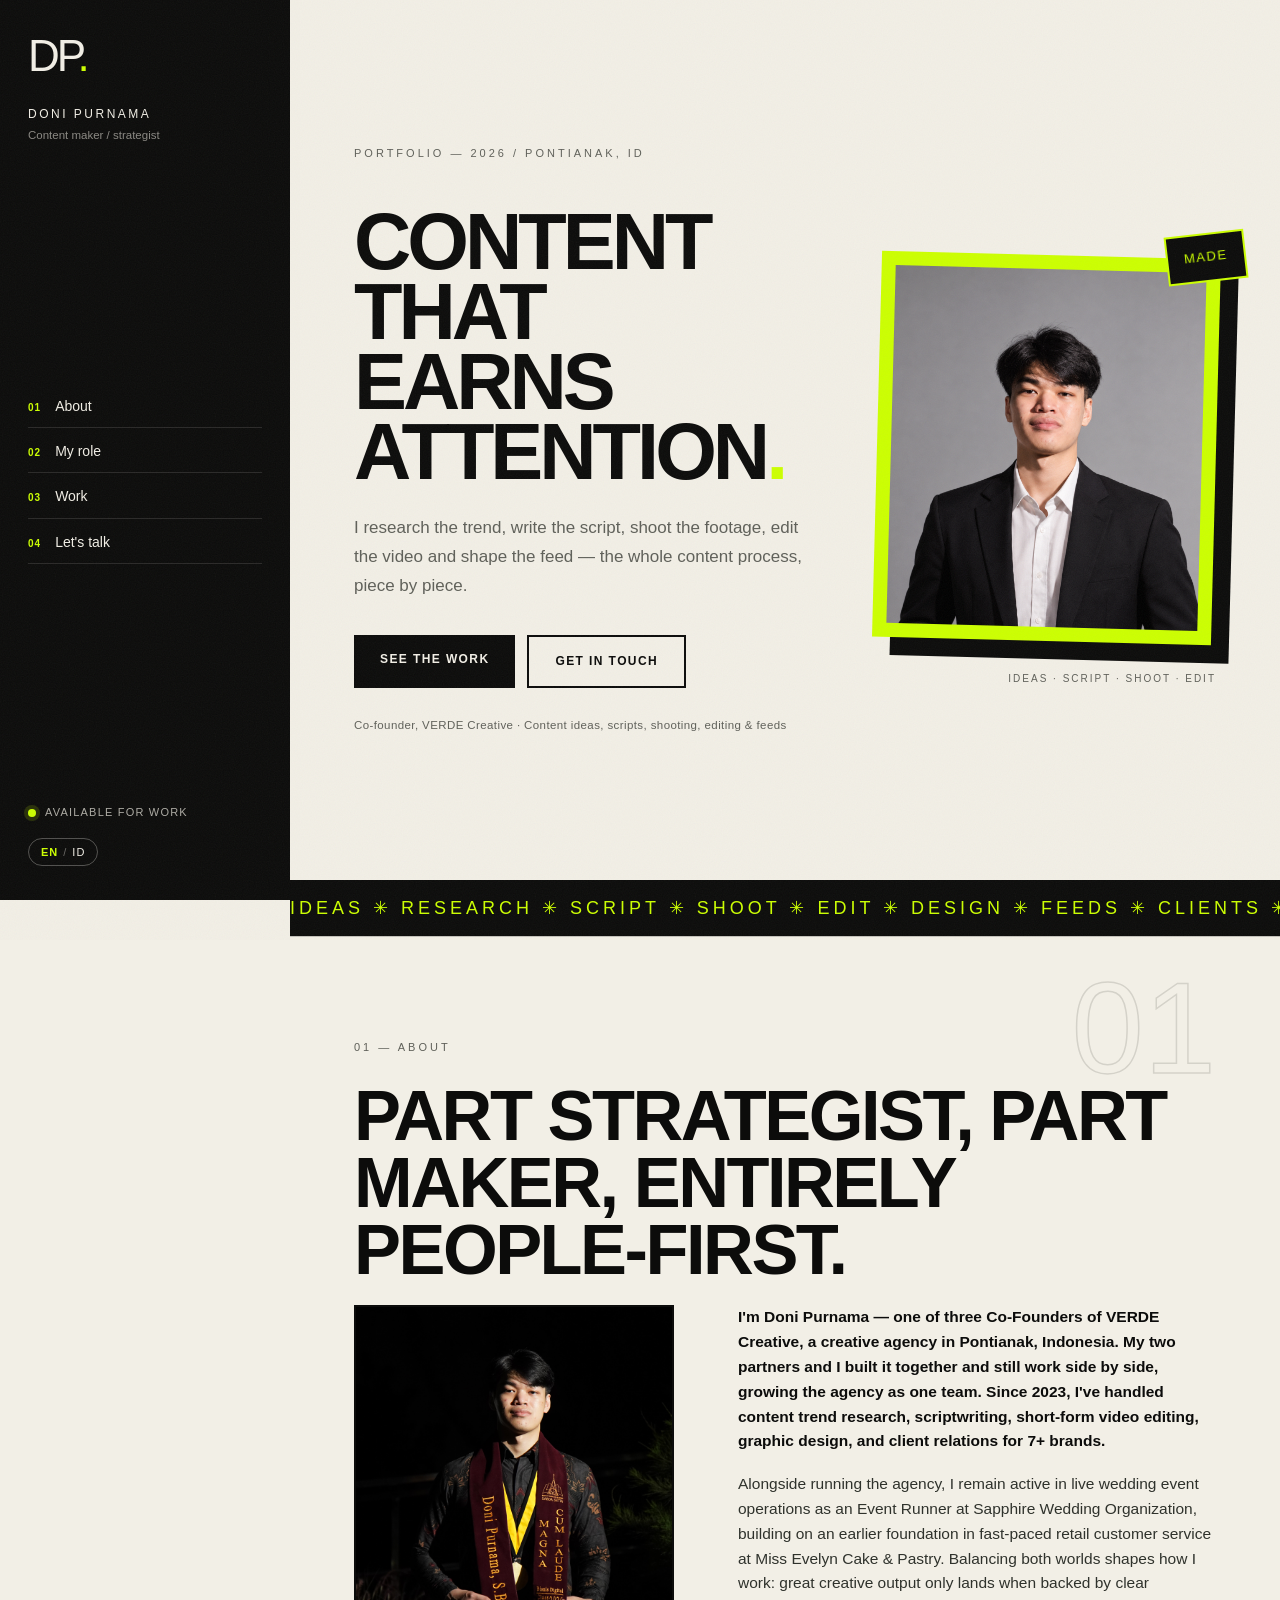
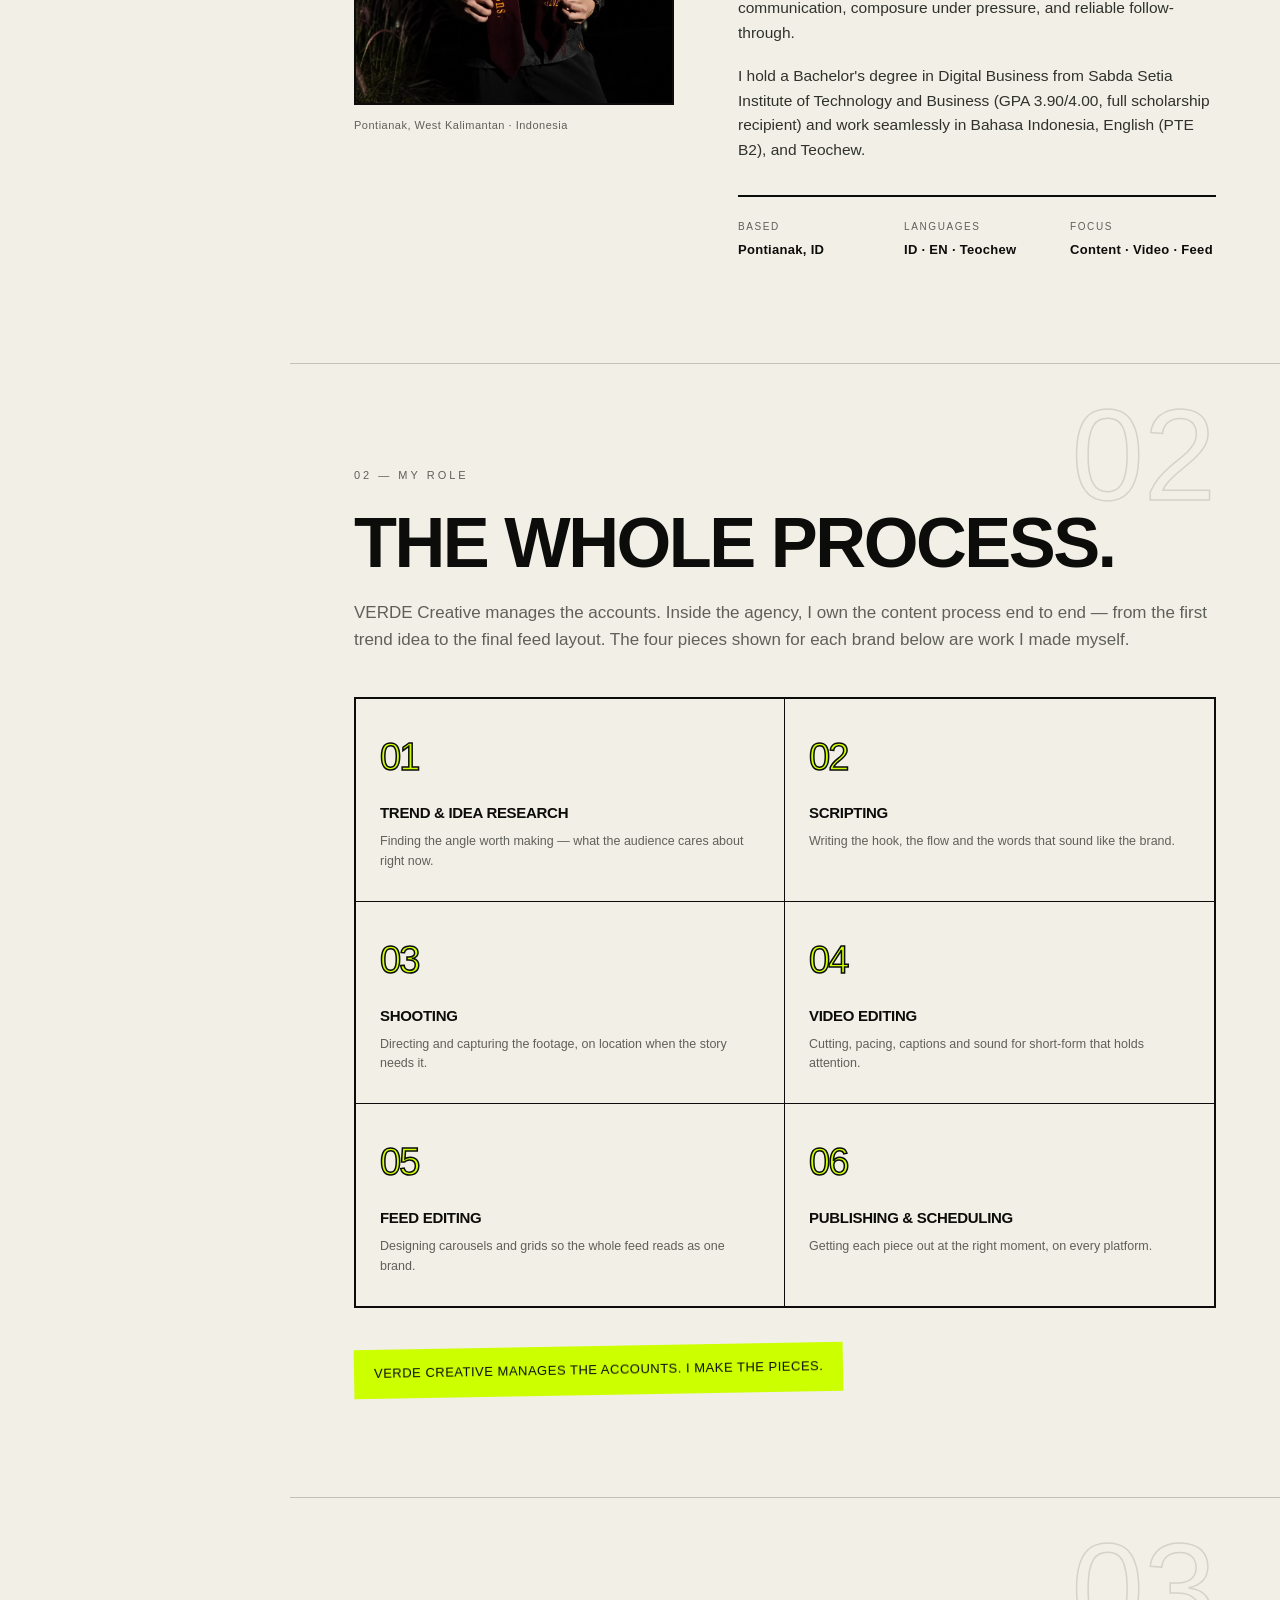
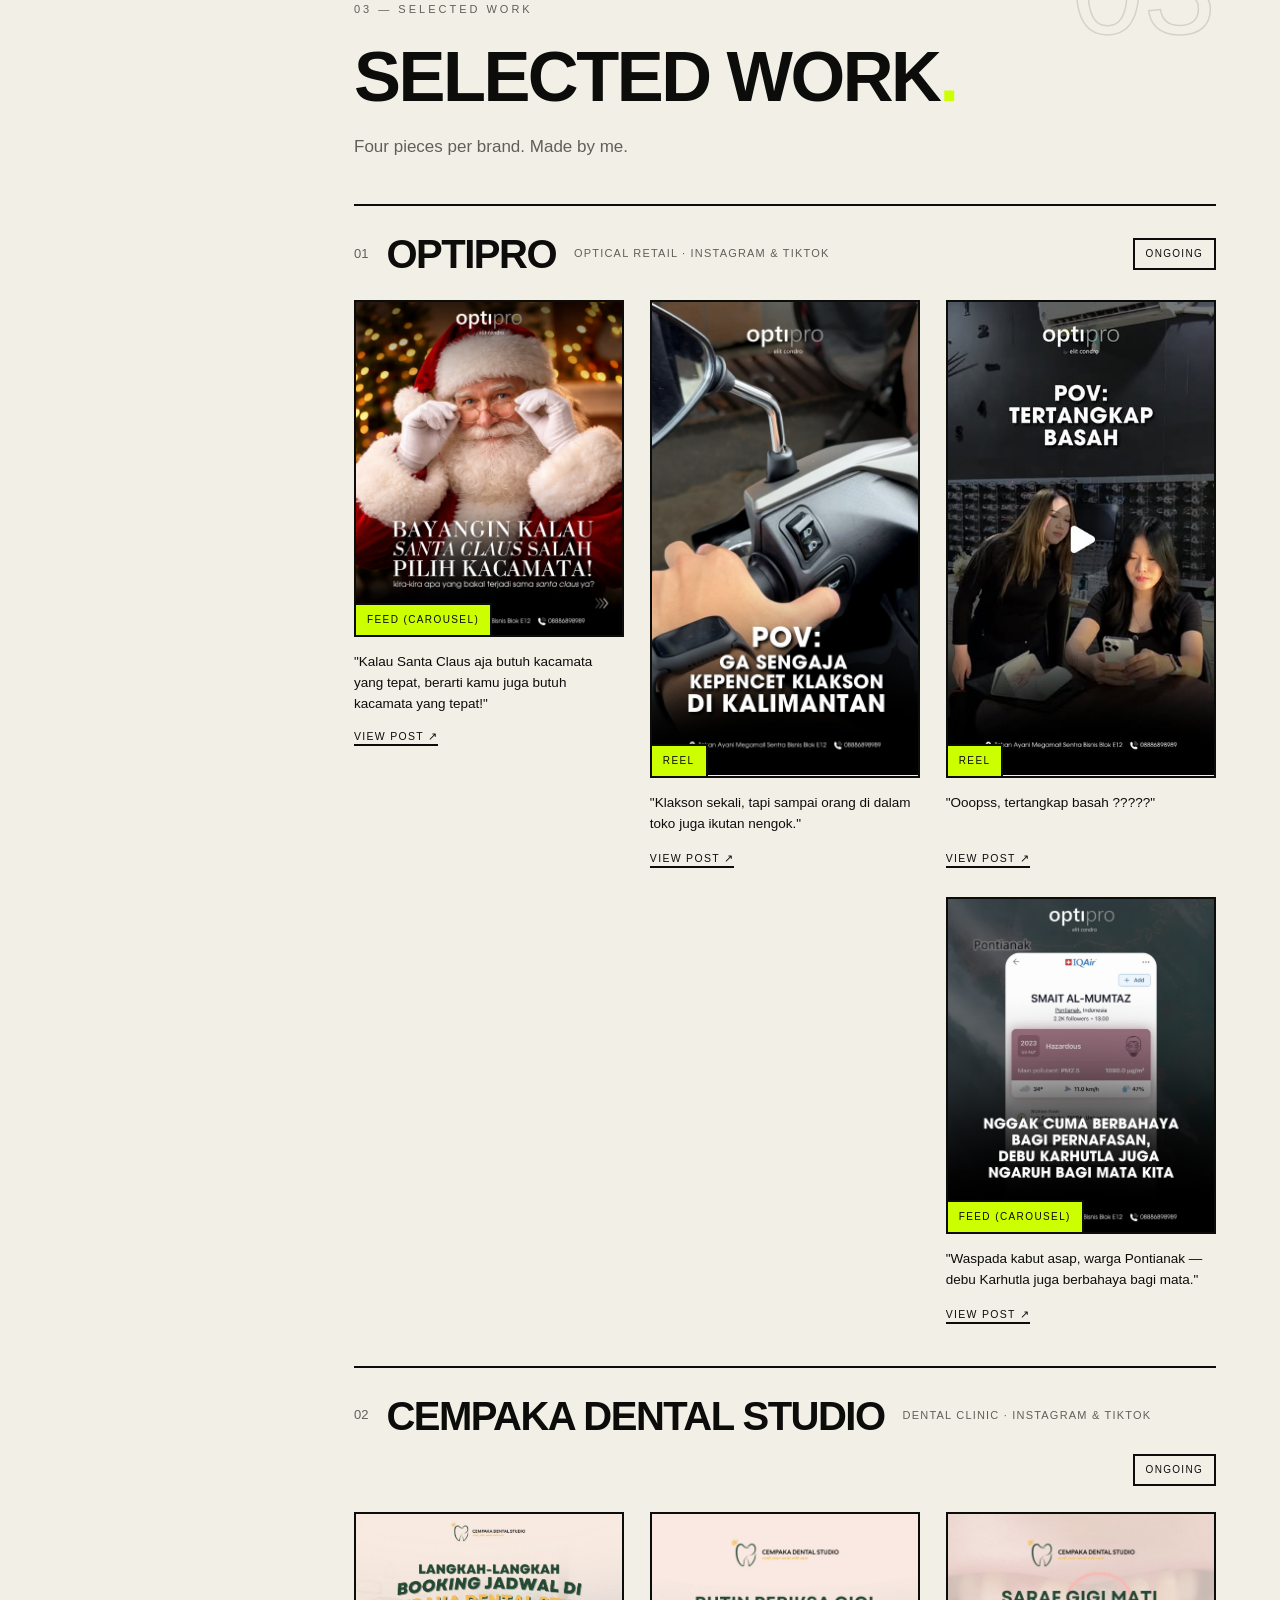
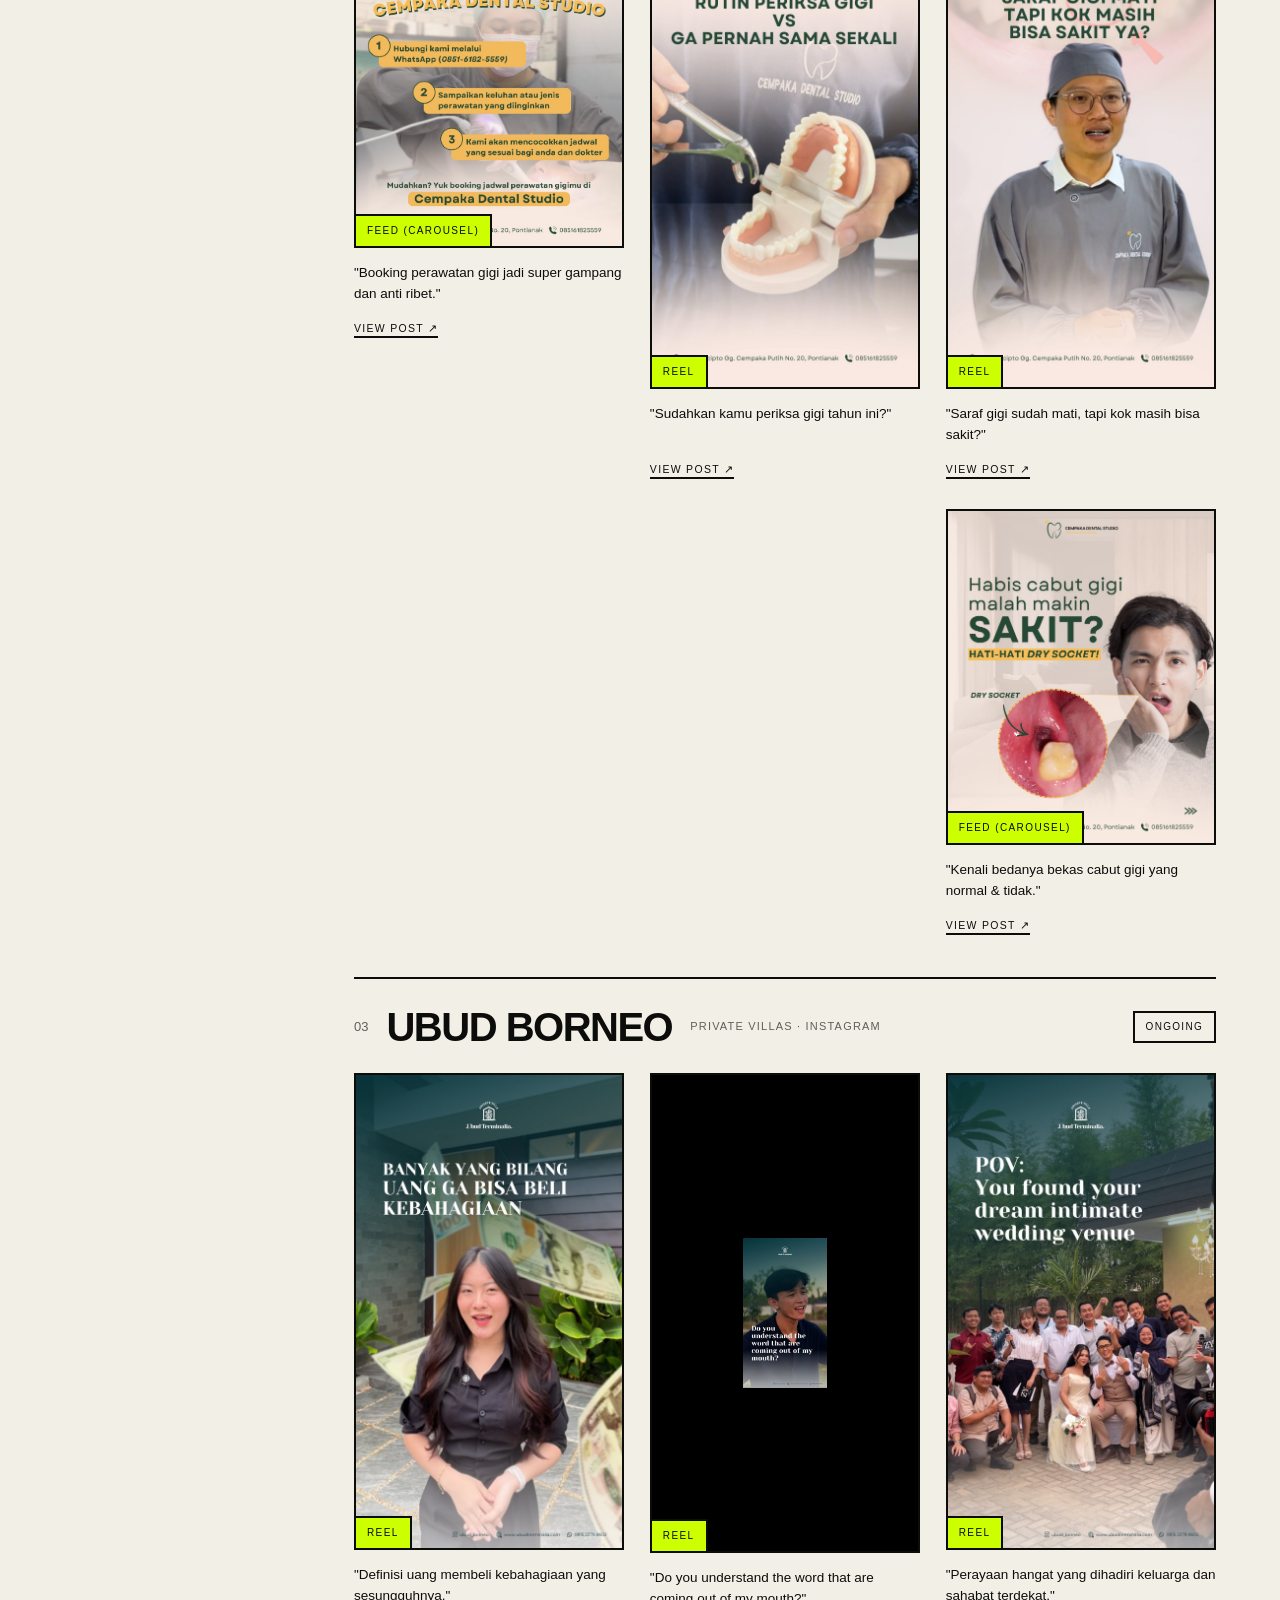
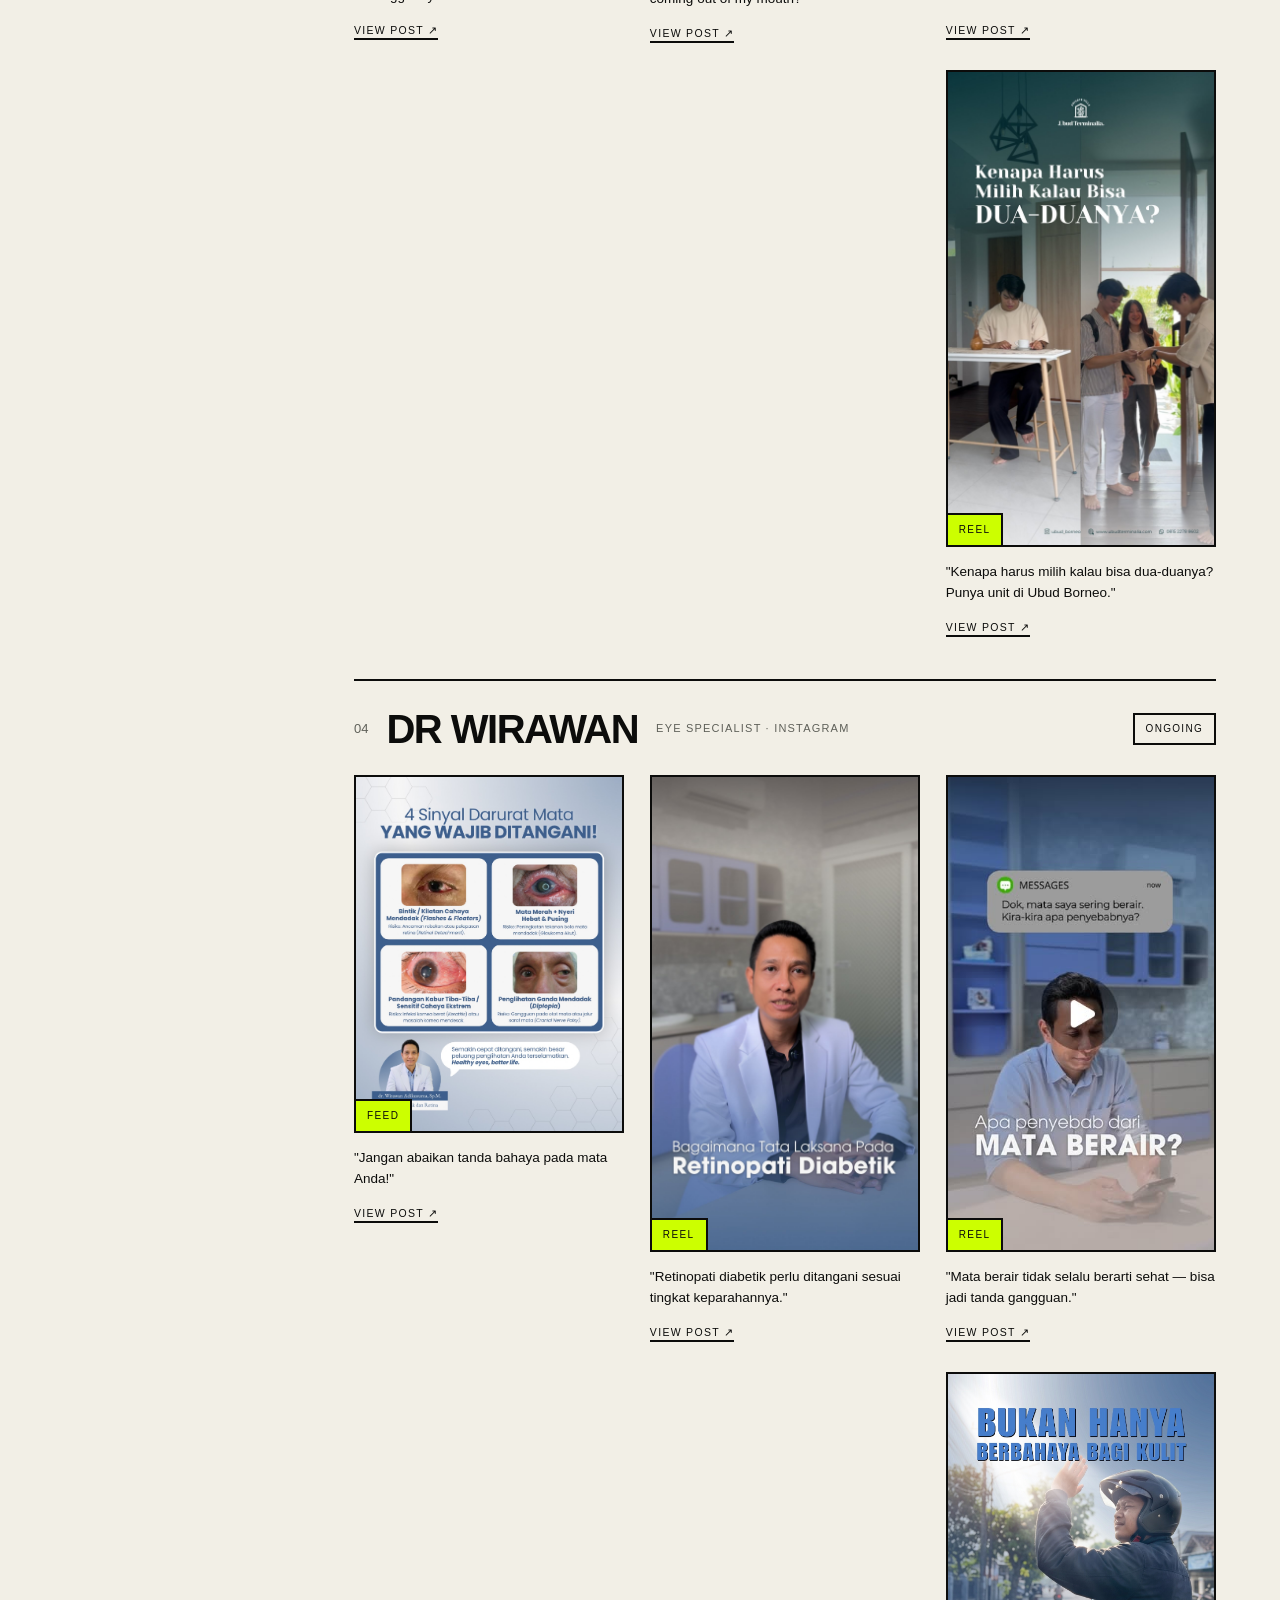
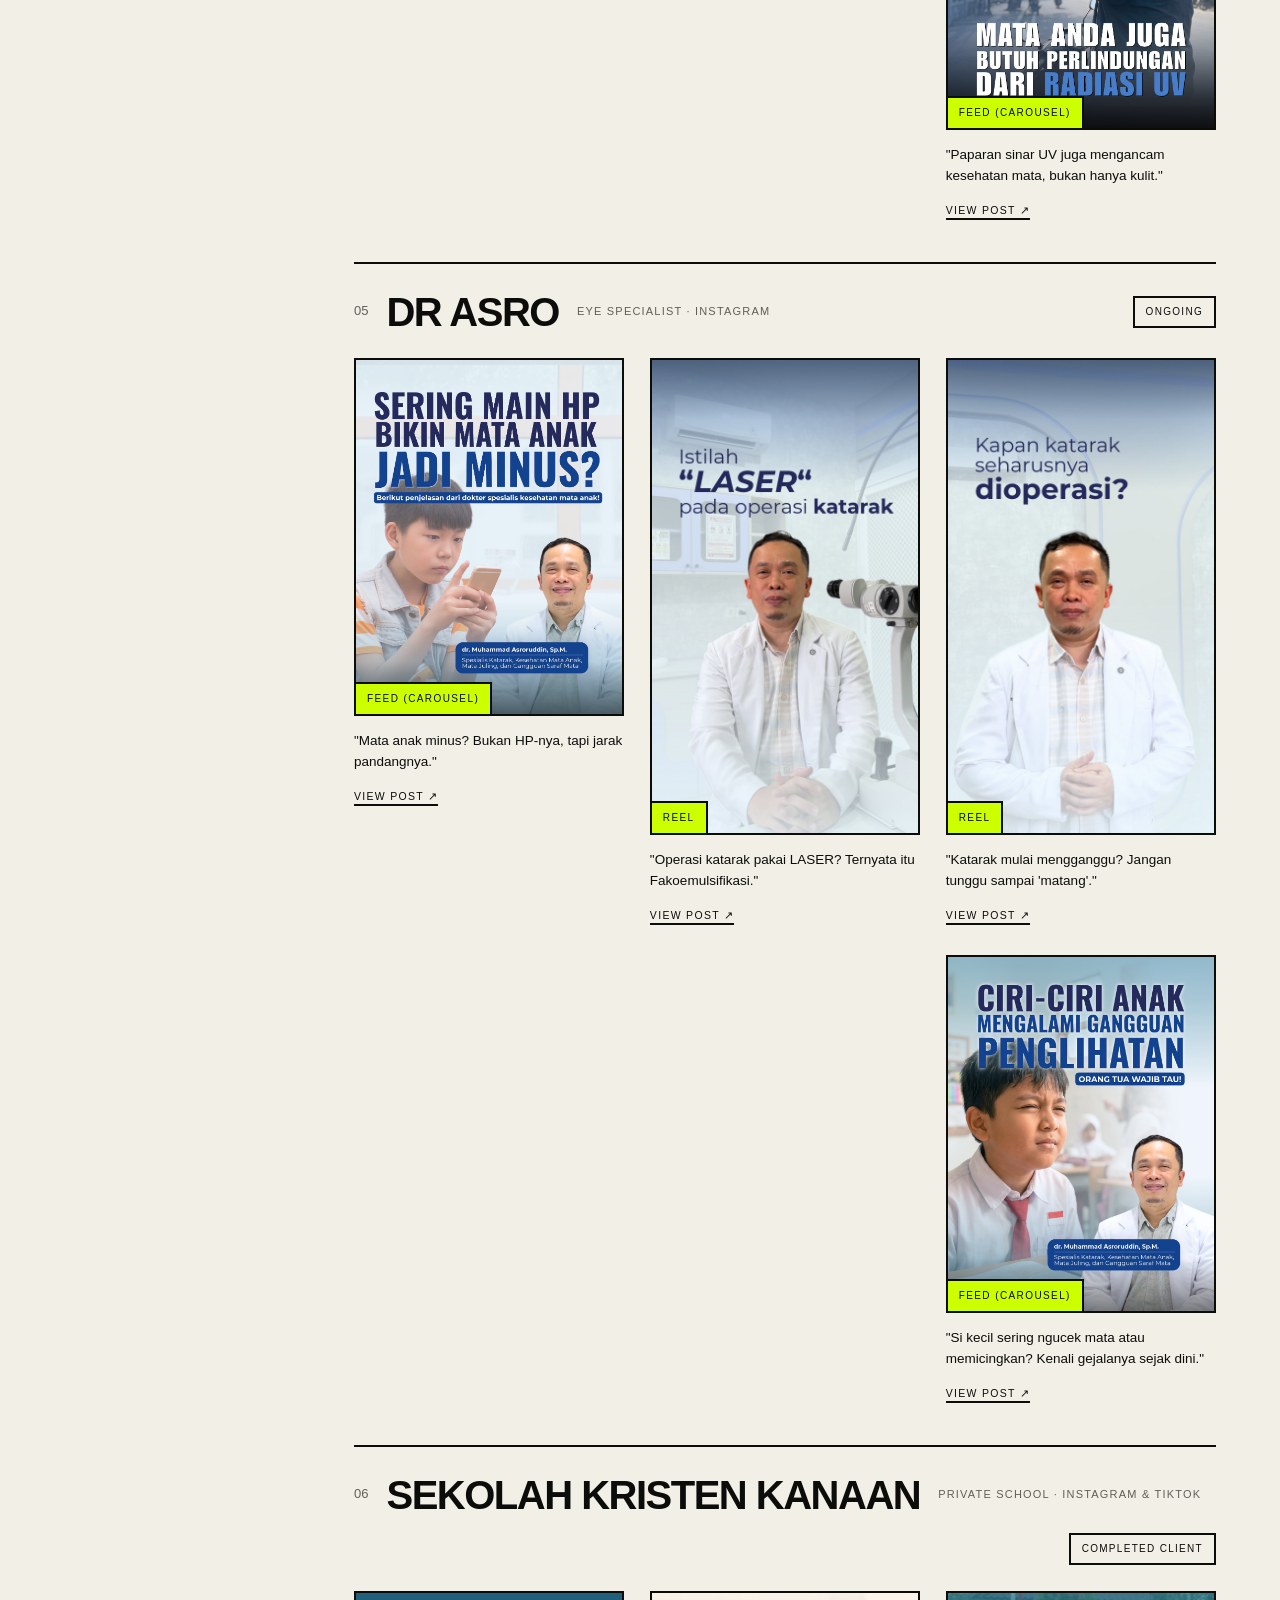
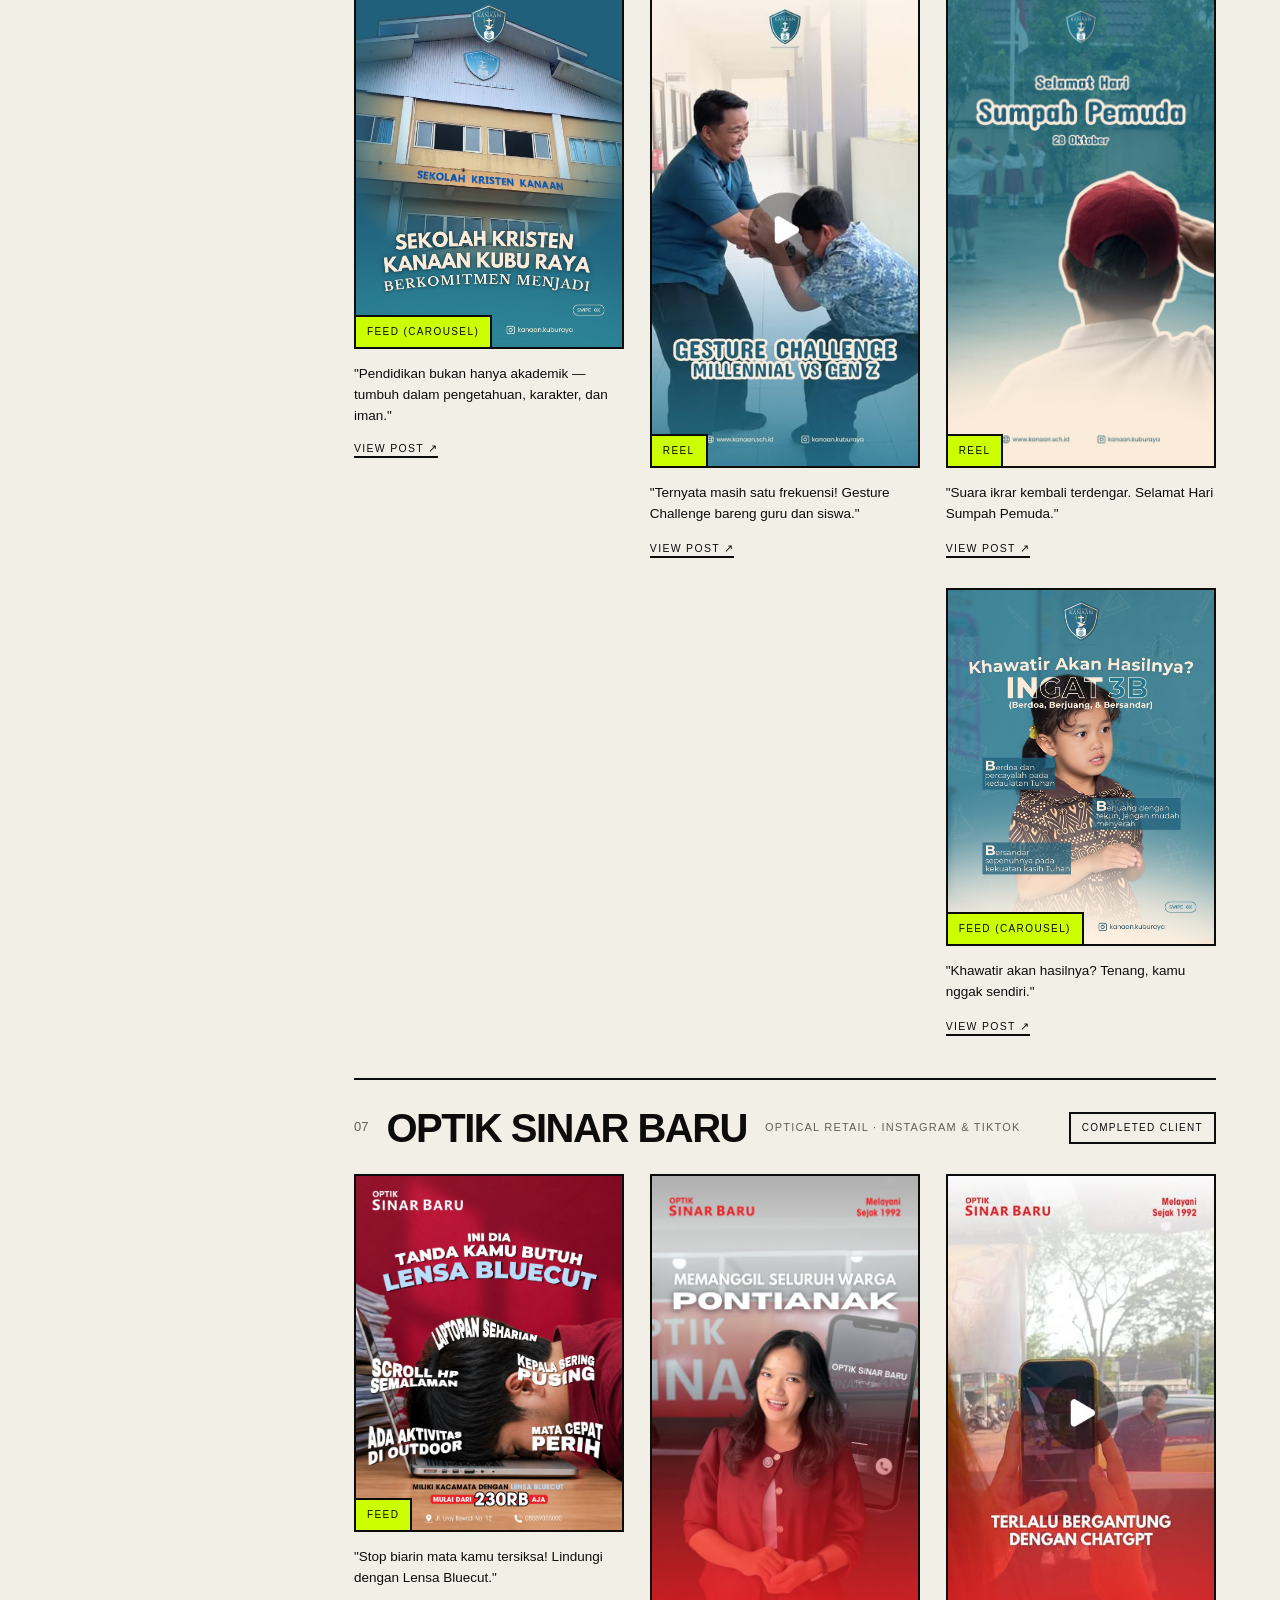
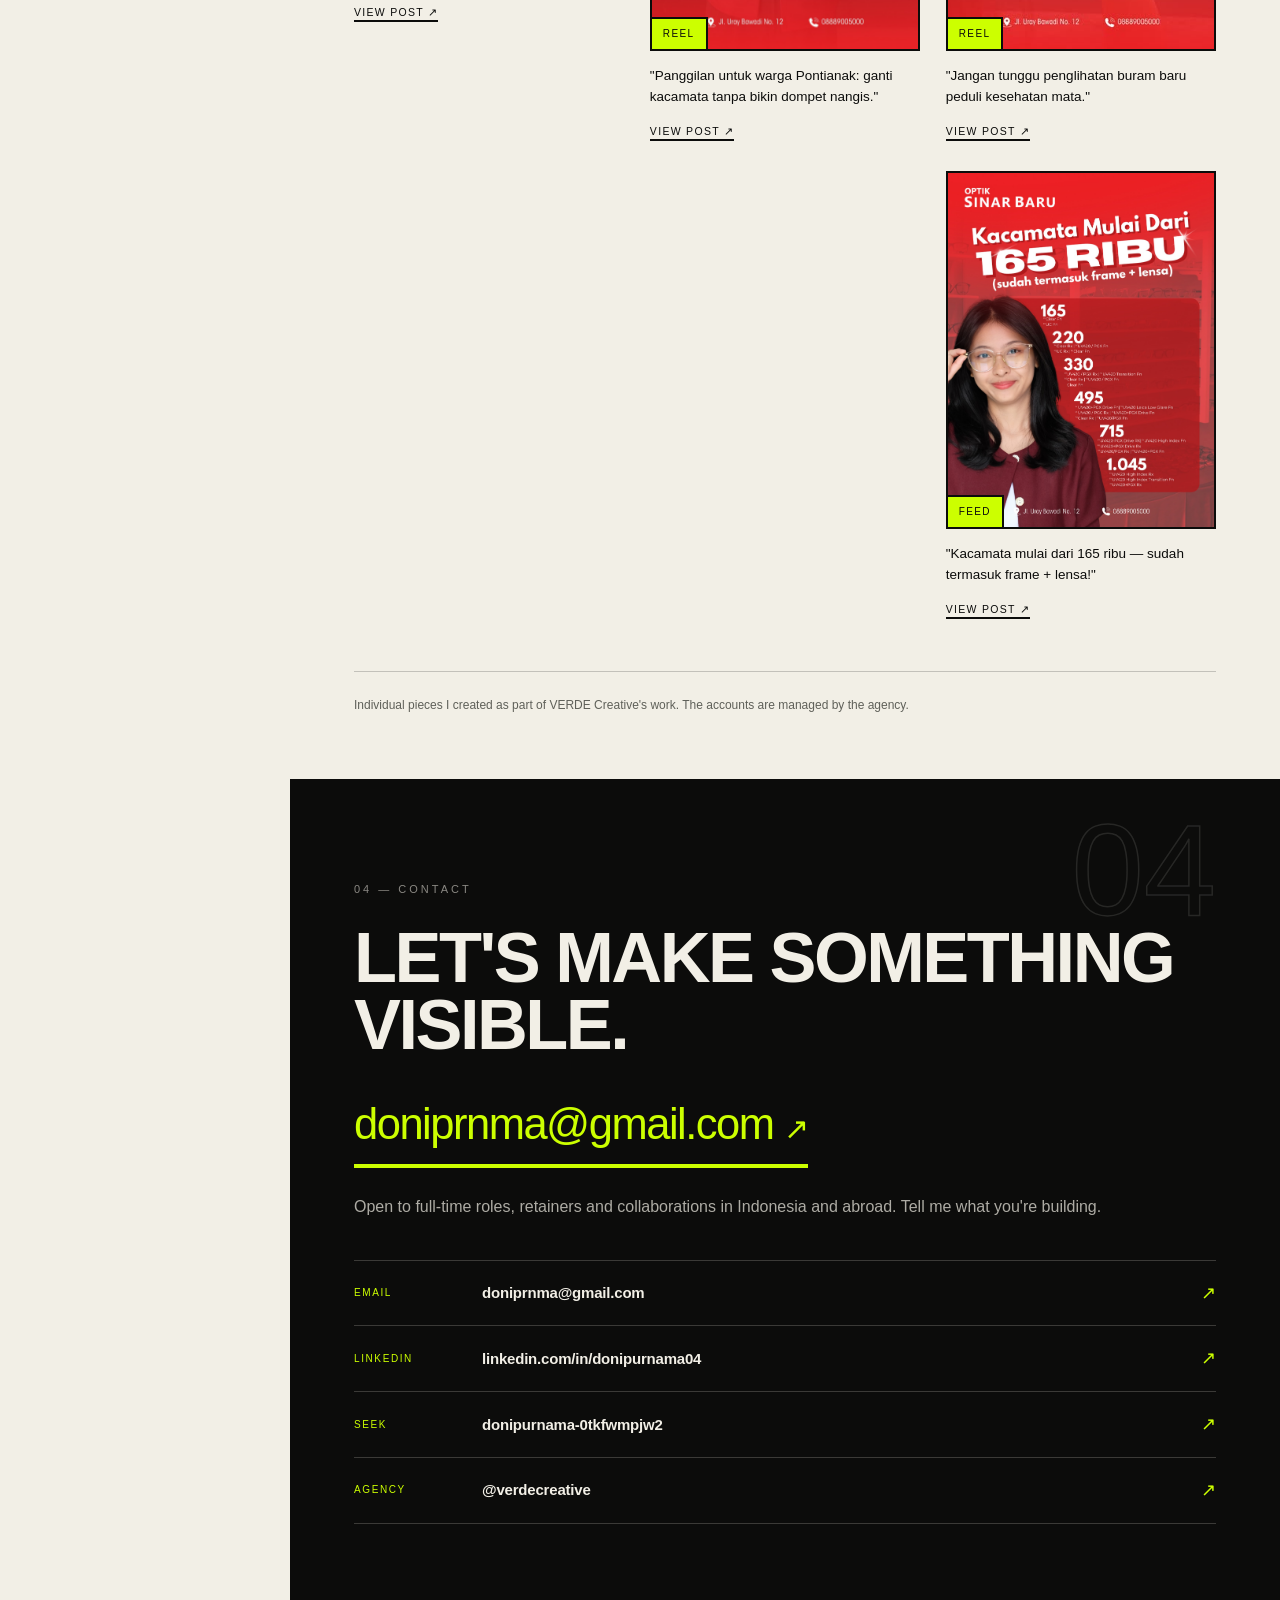
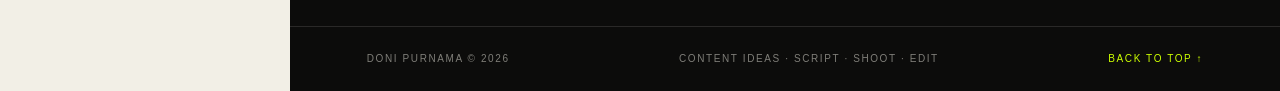
<file: index.html>
<!DOCTYPE html>
<html lang="en">
<head>
<meta charset="UTF-8" />
<meta name="viewport" content="width=device-width, initial-scale=1.0" />
<script>document.documentElement.classList.add('js')</script>
<title>Doni Purnama — Content maker &amp; strategist</title>
<meta name="description" content="Doni Purnama — one of three Co-Founders of VERDE Creative. Content trend research, scriptwriting, short-form video editing, graphic design and client relations for 7+ brands in Pontianak, Indonesia." />
<link rel="stylesheet" href="styles.css" />
</head>
<body>
<a class="skip-link" href="#work">Skip to work</a>
<div class="progress" aria-hidden="true"></div>
<div class="grain" aria-hidden="true"></div>

<aside class="rail">
  <div class="rail-top">
    <a class="monogram" href="#top" aria-label="Home">DP<span>.</span></a>
    <p class="rail-name">DONI PURNAMA</p>
    <p class="rail-role" data-i18n="rail.role">Content maker / strategist</p>
  </div>
  <nav class="rail-nav" aria-label="Primary">
    <a href="#about"><b>01</b><span data-i18n="nav.about">About</span></a>
    <a href="#role"><b>02</b><span data-i18n="nav.services">My role</span></a>
    <a href="#work"><b>03</b><span data-i18n="nav.work">Work</span></a>
    <a href="#contact"><b>04</b><span data-i18n="nav.hire">Let's talk</span></a>
  </nav>
  <div class="rail-bottom">
    <p class="available"><span></span><span data-i18n="status.available">Available for work</span></p>
    <button class="lang-toggle" id="langToggle" type="button" aria-label="Switch language"><span class="lang-en">EN</span><span class="lang-sep">/</span><span class="lang-id">ID</span></button>
  </div>
</aside>

<main class="main" id="top">
  <!-- HERO -->
  <section class="hero">
    <p class="kicker reveal" style="--d:.05s">PORTFOLIO — 2026 / PONTIANAK, ID</p>
    <div class="hero-grid">
      <div class="hero-copy reveal" style="--d:.12s">
        <h1><span data-i18n="hero.headline">Content that earns attention</span><span class="dot">.</span></h1>
        <p class="hero-lede" data-i18n="hero.lede">I research the trend, write the script, shoot the footage, edit the video and shape the feed — the whole content process, piece by piece.</p>
        <div class="hero-actions">
          <a class="btn" href="#work" data-i18n="hero.ctaWork">See the work</a>
          <a class="btn btn-outline" href="mailto:doniprnma@gmail.com" data-i18n="hero.ctaMail">Get in touch</a>
        </div>
        <p class="hero-note" data-i18n="hero.note2">Co-founder, VERDE Creative · Content ideas, scripts, shooting, editing &amp; feeds</p>
      </div>
      <div class="hero-visual reveal" style="--d:.22s">
        <div class="portrait-frame">
          <img src="assets/me/headshot.png" alt="Doni Purnama" width="1254" height="1254" />
          <span class="sticker" data-i18n="hero.badgeNum">MADE</span>
        </div>
        <p class="portrait-caption" data-i18n="hero.caption">IDEAS · SCRIPT · SHOOT · EDIT</p>
      </div>
    </div>
  </section>

  <div class="marquee" aria-hidden="true"><div class="marquee-track"><span data-i18n="marquee">IDEAS ✳ RESEARCH ✳ SCRIPT ✳ SHOOT ✳ EDIT ✳ DESIGN ✳ FEEDS ✳ CLIENTS ✳ REPEAT ✳ </span><span data-i18n="marquee">IDEAS ✳ RESEARCH ✳ SCRIPT ✳ SHOOT ✳ EDIT ✳ DESIGN ✳ FEEDS ✳ CLIENTS ✳ REPEAT ✳ </span></div></div>

  <!-- ABOUT -->
  <section class="section about" id="about">
    <span class="sec-num" aria-hidden="true">01</span>
    <p class="sec-label reveal" data-i18n="about.label">01 — About</p>
    <h2 class="reveal" data-i18n="about.title">Part strategist, part maker, entirely people-first.</h2>
    <div class="about-grid">
      <div class="about-media reveal"><img src="assets/me/graduation.png" alt="Doni Purnama" width="880" height="1100" /><p data-i18n="about.cap">Pontianak, West Kalimantan · Indonesia</p></div>
      <div class="about-copy reveal" style="--d:.1s">
        <p data-i18n="about.p1">I'm Doni Purnama — one of three Co-Founders of VERDE Creative, a creative agency in Pontianak, Indonesia. My two partners and I built it together and still work side by side, growing the agency as one team. Since 2023, I've handled content trend research, scriptwriting, short-form video editing, graphic design, and client relations for 7+ brands.</p>
        <p data-i18n="about.p2">Alongside running the agency, I remain active in live wedding event operations as an Event Runner at Sapphire Wedding Organization, building on an earlier foundation in fast-paced retail customer service at Miss Evelyn Cake & Pastry. Balancing both worlds shapes how I work: great creative output only lands when backed by clear communication, composure under pressure, and reliable follow-through.</p>
        <p data-i18n="about.p3">I hold a Bachelor's degree in Digital Business from Sabda Setia Institute of Technology and Business (GPA 3.90/4.00, full scholarship recipient) and work seamlessly in Bahasa Indonesia, English (PTE B2), and Teochew.</p>
        <div class="meta-row">
          <div><span data-i18n="about.metaBased">Based</span><strong data-i18n="about.metaBasedVal">Pontianak, ID</strong></div>
          <div><span data-i18n="about.metaLang">Languages</span><strong data-i18n="about.metaLangVal">ID · EN · Teochew</strong></div>
          <div><span data-i18n="about.metaFocus">Focus</span><strong data-i18n="about.metaFocusVal">Content · Video · Feed</strong></div>
        </div>
      </div>
    </div>
  </section>

  <!-- ROLE / PROCESS -->
  <section class="section role" id="role">
    <span class="sec-num" aria-hidden="true">02</span>
    <p class="sec-label reveal" data-i18n="role.label">02 — My role</p>
    <h2 class="reveal" data-i18n="role.headline">THE WHOLE PROCESS.</h2>
    <p class="section-intro reveal" data-i18n="role.intro">VERDE Creative manages the accounts. Inside the agency, I own the content process end to end — from the first trend idea to the final feed layout.</p>
    <div class="process">
      <div class="step reveal" style="--d:0.06s"><span>01</span><h3 data-i18n="role1.title">Trend &amp; idea research</h3><p data-i18n="role1.body">Finding the angle worth making — what the audience cares about right now.</p></div>
      <div class="step reveal" style="--d:0.12s"><span>02</span><h3 data-i18n="role2.title">Scripting</h3><p data-i18n="role2.body">Writing the hook, the flow and the words that sound like the brand.</p></div>
      <div class="step reveal" style="--d:0s"><span>03</span><h3 data-i18n="role3.title">Shooting</h3><p data-i18n="role3.body">Directing and capturing the footage, on location when the story needs it.</p></div>
      <div class="step reveal" style="--d:0.06s"><span>04</span><h3 data-i18n="role4.title">Video editing</h3><p data-i18n="role4.body">Cutting, pacing, captions and sound for short-form that holds attention.</p></div>
      <div class="step reveal" style="--d:0.12s"><span>05</span><h3 data-i18n="role5.title">Feed editing</h3><p data-i18n="role5.body">Designing carousels and grids so the whole feed reads as one brand.</p></div>
      <div class="step reveal" style="--d:0s"><span>06</span><h3 data-i18n="role6.title">Publishing &amp; scheduling</h3><p data-i18n="role6.body">Getting each piece out at the right moment, on every platform.</p></div>
    </div>
    <p class="clarify" data-i18n="role.clarify">VERDE Creative manages the accounts. I make the pieces.</p>
  </section>

  <!-- WORK -->
  <section class="section work" id="work">
    <span class="sec-num" aria-hidden="true">03</span>
    <p class="sec-label reveal" data-i18n="work.label">03 — Selected work</p>
    <h2 class="reveal"><span data-i18n="work.headline">SELECTED WORK</span><span class="dot">.</span></h2>
    <p class="section-intro reveal" data-i18n="work.title2">Four pieces per brand. Made by me.</p>






      <article class="brand-block reveal">
        <div class="brand-bar"><span class="brand-idx">01</span><h3>OPTIPRO</h3><p><span data-i18n="brand1.sector">Optical retail</span> · <span data-i18n="brand1.platform">Instagram & TikTok</span></p><span class="tag" data-i18n="status.ongoing">Ongoing</span></div>
        <div class="post-grid">
          <a class="post reveal" style="--d:0.00s" href="https://www.instagram.com/p/DSjpv-ZkyWi/?img_index=1" target="_blank" rel="noopener"><div class="post-img"><img src="assets/posts/DSjpv-ZkyWi.jpg" alt="OPTIPRO feed (carousel)" width="1080" height="1350" loading="lazy" /><span class="kind">feed (carousel)</span></div><p class="caption">"Kalau Santa Claus aja butuh kacamata yang tepat, berarti kamu juga butuh kacamata yang tepat!"</p><span class="post-link" data-i18n="viewPost">View post ↗</span></a>
          <a class="post reveal" style="--d:0.07s" href="https://www.instagram.com/reel/DaLLecQReRW/" target="_blank" rel="noopener"><div class="post-img"><video class="post-video" data-src="assets/videos/DaLLecQReRW.mp4" width="720" height="1280" poster="assets/posts/DaLLecQReRW.jpg" autoplay muted loop playsinline preload="none"></video><span class="kind">reel</span></div><p class="caption">"Klakson sekali, tapi sampai orang di dalam toko juga ikutan nengok."</p><span class="post-link" data-i18n="viewPost">View post ↗</span></a>
          <a class="post reveal" style="--d:0.14s" href="https://www.instagram.com/reel/Det-DH5uR8q/" target="_blank" rel="noopener"><div class="post-img"><video class="post-video" data-src="assets/videos/Det-DH5uR8q.mp4" width="720" height="1280" poster="assets/posts/Det-DH5uR8q.jpg" autoplay muted loop playsinline preload="none"></video><span class="kind">reel</span></div><p class="caption">"Ooopss, tertangkap basah ?????"</p><span class="post-link" data-i18n="viewPost">View post ↗</span></a>
          <a class="post reveal" style="--d:0.21s" href="https://www.instagram.com/p/DdROAgCmZDi/?img_index=1" target="_blank" rel="noopener"><div class="post-img"><img src="assets/posts/DdROAgCmZDi.jpg" alt="OPTIPRO feed (carousel)" width="1080" height="1350" loading="lazy" /><span class="kind">feed (carousel)</span></div><p class="caption">"Waspada kabut asap, warga Pontianak — debu Karhutla juga berbahaya bagi mata."</p><span class="post-link" data-i18n="viewPost">View post ↗</span></a>
        </div>
      </article>

      <!-- CEMPAKA DENTAL STUDIO -->
      <article class="brand-block reveal">
        <div class="brand-bar"><span class="brand-idx">02</span><h3>CEMPAKA DENTAL STUDIO</h3><p><span data-i18n="brand2.sector">Dental clinic</span> · <span data-i18n="brand2.platform">Instagram & TikTok</span></p><span class="tag" data-i18n="status.ongoing">Ongoing</span></div>
        <div class="post-grid"><a class="post reveal" style="--d:0.00s" href="https://www.instagram.com/p/DPQMQFjD1C3/" target="_blank" rel="noopener"><div class="post-img"><img src="assets/posts/DPQMQFjD1C3.jpg" alt="CEMPAKA DENTAL STUDIO feed (carousel)" width="1349" height="1685" loading="lazy" /><span class="kind">feed (carousel)</span></div><p class="caption">"Booking perawatan gigi jadi super gampang dan anti ribet."</p><span class="post-link" data-i18n="viewPost">View post ↗</span></a>
          <a class="post reveal" style="--d:0.07s" href="https://www.instagram.com/reel/DeYyELCvJHh/" target="_blank" rel="noopener"><div class="post-img"><video class="post-video" data-src="assets/videos/DeYyELCvJHh.mp4" width="720" height="1280" poster="assets/posts/DeYyELCvJHh.jpg" autoplay muted loop playsinline preload="none"></video><span class="kind">reel</span></div><p class="caption">"Sudahkan kamu periksa gigi tahun ini?"</p><span class="post-link" data-i18n="viewPost">View post ↗</span></a>
          <a class="post reveal" style="--d:0.14s" href="https://www.instagram.com/reel/DUxWRo-D7Lp/" target="_blank" rel="noopener"><div class="post-img"><video class="post-video" data-src="assets/videos/DUxWRo-D7Lp.mp4" width="720" height="1280" poster="assets/posts/DUxWRo-D7Lp.jpg" autoplay muted loop playsinline preload="none"></video><span class="kind">reel</span></div><p class="caption">"Saraf gigi sudah mati, tapi kok masih bisa sakit?"</p><span class="post-link" data-i18n="viewPost">View post ↗</span></a>
          <a class="post reveal" style="--d:0.21s" href="https://www.instagram.com/p/DXWYFOCjx80/?img_index=1" target="_blank" rel="noopener"><div class="post-img"><img src="assets/posts/DXWYFOCjx80.jpg" alt="CEMPAKA DENTAL STUDIO feed (carousel)" width="1080" height="1350" loading="lazy" /><span class="kind">feed (carousel)</span></div><p class="caption">"Kenali bedanya bekas cabut gigi yang normal & tidak."</p><span class="post-link" data-i18n="viewPost">View post ↗</span></a>
        </div>
      </article>

      <!-- UBUD BORNEO -->
      <article class="brand-block reveal">
        <div class="brand-bar"><span class="brand-idx">03</span><h3>UBUD BORNEO</h3><p><span data-i18n="brand3.sector">Private villas</span> · <span data-i18n="brand3.platform">Instagram</span></p><span class="tag" data-i18n="status.ongoing">Ongoing</span></div>
        <div class="post-grid">
          <a class="post reveal" style="--d:0.00s" href="https://www.instagram.com/reel/DWa8Dw_EhLR/" target="_blank" rel="noopener"><div class="post-img"><video class="post-video" data-src="assets/videos/DWa8Dw_EhLR.mp4" width="720" height="1280" poster="assets/posts/DWa8Dw_EhLR.jpg" autoplay muted loop playsinline preload="none"></video><span class="kind">reel</span></div><p class="caption">"Definisi uang membeli kebahagiaan yang sesungguhnya."</p><span class="post-link" data-i18n="viewPost">View post ↗</span></a>
          <a class="post reveal" style="--d:0.07s" href="https://www.instagram.com/reels/DaRvP30yWvC/" target="_blank" rel="noopener"><div class="post-img letterbox"><video class="post-video" data-src="assets/videos/DaRvP30yWvC.mp4" width="1276" height="718" poster="assets/posts/DaRvP30yWvC.jpg" autoplay muted loop playsinline preload="none"></video><span class="kind">reel</span></div><p class="caption">"Do you understand the word that are coming out of my mouth?"</p><span class="post-link" data-i18n="viewPost">View post ↗</span></a>
          <a class="post reveal" style="--d:0.14s" href="https://www.instagram.com/reel/DctDdmzSOQU/" target="_blank" rel="noopener"><div class="post-img"><video class="post-video" data-src="assets/videos/DctDdmzSOQU.mp4" width="360" height="640" poster="assets/posts/DctDdmzSOQU.jpg" autoplay muted loop playsinline preload="none"></video><span class="kind">reel</span></div><p class="caption">"Perayaan hangat yang dihadiri keluarga dan sahabat terdekat."</p><span class="post-link" data-i18n="viewPost">View post ↗</span></a>
          <a class="post reveal" style="--d:0.21s" href="https://www.instagram.com/reel/DYHMs8OyOPj/" target="_blank" rel="noopener"><div class="post-img"><video class="post-video" data-src="assets/videos/DYHMs8OyOPj.mp4" width="720" height="1280" poster="assets/posts/DYHMs8OyOPj.jpg" autoplay muted loop playsinline preload="none"></video><span class="kind">reel</span></div><p class="caption">"Kenapa harus milih kalau bisa dua-duanya? Punya unit di Ubud Borneo."</p><span class="post-link" data-i18n="viewPost">View post ↗</span></a>
        </div>
      </article>

      <!-- DR WIRAWAN -->
      <article class="brand-block reveal">
        <div class="brand-bar"><span class="brand-idx">04</span><h3>DR WIRAWAN</h3><p><span data-i18n="brand4.sector">Eye specialist</span> · <span data-i18n="brand4.platform">Instagram</span></p><span class="tag" data-i18n="status.ongoing">Ongoing</span></div>
        <div class="post-grid"><a class="post reveal" style="--d:0.00s" href="https://www.instagram.com/p/DfE5yi9yfgB/" target="_blank" rel="noopener"><div class="post-img"><img src="assets/posts/DfE5yi9yfgB.jpg" alt="DR WIRAWAN feed" width="1351" height="1798" loading="lazy" /><span class="kind">feed</span></div><p class="caption">"Jangan abaikan tanda bahaya pada mata Anda!"</p><span class="post-link" data-i18n="viewPost">View post ↗</span></a>
          <a class="post reveal" style="--d:0.07s" href="https://www.instagram.com/reel/DY6Nvt7yqUh/" target="_blank" rel="noopener"><div class="post-img"><video class="post-video" data-src="assets/videos/DY6Nvt7yqUh.mp4" width="720" height="1280" poster="assets/posts/DY6Nvt7yqUh.jpg" autoplay muted loop playsinline preload="none"></video><span class="kind">reel</span></div><p class="caption">"Retinopati diabetik perlu ditangani sesuai tingkat keparahannya."</p><span class="post-link" data-i18n="viewPost">View post ↗</span></a>
          <a class="post reveal" style="--d:0.14s" href="https://www.instagram.com/p/Dbvd_6wSj9p/" target="_blank" rel="noopener"><div class="post-img"><video class="post-video" data-src="assets/videos/Dbvd_6wSj9p.mp4" width="720" height="1280" poster="assets/posts/Dbvd_6wSj9p.jpg" autoplay muted loop playsinline preload="none"></video><span class="kind">reel</span></div><p class="caption">"Mata berair tidak selalu berarti sehat — bisa jadi tanda gangguan."</p><span class="post-link" data-i18n="viewPost">View post ↗</span></a>
          <a class="post reveal" style="--d:0.21s" href="https://www.instagram.com/p/DfbUUpUErb5/?img_index=1" target="_blank" rel="noopener"><div class="post-img"><img src="assets/posts/DfbUUpUErb5.jpg" alt="DR WIRAWAN feed (carousel)" width="1015" height="1351" loading="lazy" /><span class="kind">feed (carousel)</span></div><p class="caption">"Paparan sinar UV juga mengancam kesehatan mata, bukan hanya kulit."</p><span class="post-link" data-i18n="viewPost">View post ↗</span></a>
        </div>
      </article>

      <!-- DR ASRO -->
      <article class="brand-block reveal">
        <div class="brand-bar"><span class="brand-idx">05</span><h3>DR ASRO</h3><p><span data-i18n="brand5.sector">Eye specialist</span> · <span data-i18n="brand5.platform">Instagram</span></p><span class="tag" data-i18n="status.ongoing">Ongoing</span></div>
        <div class="post-grid">
          <a class="post reveal" style="--d:0.00s" href="https://www.instagram.com/p/DeBgzTdIHwX/?img_index=1" target="_blank" rel="noopener"><div class="post-img"><img src="assets/posts/DeBgzTdIHwX.jpg" alt="DR ASRO feed (carousel)" width="1015" height="1351" loading="lazy" /><span class="kind">feed (carousel)</span></div><p class="caption">"Mata anak minus? Bukan HP-nya, tapi jarak pandangnya."</p><span class="post-link" data-i18n="viewPost">View post ↗</span></a>
          <a class="post reveal" style="--d:0.07s" href="https://www.instagram.com/reel/DfJnPOdRYwI/" target="_blank" rel="noopener"><div class="post-img"><video class="post-video" data-src="assets/videos/DfJnPOdRYwI.mp4" width="720" height="1280" poster="assets/posts/DfJnPOdRYwI.jpg" autoplay muted loop playsinline preload="none"></video><span class="kind">reel</span></div><p class="caption">"Operasi katarak pakai LASER? Ternyata itu Fakoemulsifikasi."</p><span class="post-link" data-i18n="viewPost">View post ↗</span></a>
          <a class="post reveal" style="--d:0.14s" href="https://www.instagram.com/reel/De8y4ZMxbE8/" target="_blank" rel="noopener"><div class="post-img"><video class="post-video" data-src="assets/videos/De8y4ZMxbE8.mp4" width="360" height="640" poster="assets/posts/De8y4ZMxbE8.jpg" autoplay muted loop playsinline preload="none"></video><span class="kind">reel</span></div><p class="caption">"Katarak mulai mengganggu? Jangan tunggu sampai 'matang'."</p><span class="post-link" data-i18n="viewPost">View post ↗</span></a>
          <a class="post reveal" style="--d:0.21s" href="https://www.instagram.com/p/DfRJ9yCoDSh/?img_index=1" target="_blank" rel="noopener"><div class="post-img"><img src="assets/posts/DfRJ9yCoDSh.jpg" alt="DR ASRO feed (carousel)" width="1015" height="1351" loading="lazy" /><span class="kind">feed (carousel)</span></div><p class="caption">"Si kecil sering ngucek mata atau memicingkan? Kenali gejalanya sejak dini."</p><span class="post-link" data-i18n="viewPost">View post ↗</span></a>
        </div>
      </article>

      <!-- SEKOLAH KRISTEN KANAAN -->
      <article class="brand-block reveal">
        <div class="brand-bar"><span class="brand-idx">06</span><h3>SEKOLAH KRISTEN KANAAN</h3><p><span data-i18n="brand7.sector">Private school</span> · <span data-i18n="brand7.platform">Instagram & TikTok</span></p><span class="tag" data-i18n="status.completed">Completed client</span></div>
        <div class="post-grid"><a class="post reveal" style="--d:0.00s" href="https://www.instagram.com/p/DThGoBOEanP/?img_index=1" target="_blank" rel="noopener"><div class="post-img"><img src="assets/posts/DThGoBOEanP.jpg" alt="SEKOLAH KRISTEN KANAAN feed (carousel)" width="1015" height="1351" loading="lazy" /><span class="kind">feed (carousel)</span></div><p class="caption">"Pendidikan bukan hanya akademik — tumbuh dalam pengetahuan, karakter, dan iman."</p><span class="post-link" data-i18n="viewPost">View post ↗</span></a>
          <a class="post reveal" style="--d:0.07s" href="https://www.instagram.com/p/DW0GMixBDAG/" target="_blank" rel="noopener"><div class="post-img"><video class="post-video" data-src="assets/videos/DW0GMixBDAG.mp4" width="720" height="1280" poster="assets/posts/DW0GMixBDAG.jpg" autoplay muted loop playsinline preload="none"></video><span class="kind">reel</span></div><p class="caption">"Ternyata masih satu frekuensi! Gesture Challenge bareng guru dan siswa."</p><span class="post-link" data-i18n="viewPost">View post ↗</span></a>
          <a class="post reveal" style="--d:0.14s" href="https://www.instagram.com/reel/DQVQh6igYvw/" target="_blank" rel="noopener"><div class="post-img"><video class="post-video" data-src="assets/videos/DQVQh6igYvw.mp4" width="720" height="1280" poster="assets/posts/DQVQh6igYvw.jpg" autoplay muted loop playsinline preload="none"></video><span class="kind">reel</span></div><p class="caption">"Suara ikrar kembali terdengar. Selamat Hari Sumpah Pemuda."</p><span class="post-link" data-i18n="viewPost">View post ↗</span></a>
          <a class="post reveal" style="--d:0.21s" href="https://www.instagram.com/p/DVC4ZAzAW9s/?img_index=1" target="_blank" rel="noopener"><div class="post-img"><img src="assets/posts/DVC4ZAzAW9s.jpg" alt="SEKOLAH KRISTEN KANAAN feed (carousel)" width="1015" height="1351" loading="lazy" /><span class="kind">feed (carousel)</span></div><p class="caption">"Khawatir akan hasilnya? Tenang, kamu nggak sendiri."</p><span class="post-link" data-i18n="viewPost">View post ↗</span></a>
        </div>
      </article>

      <!-- OPTIK SINAR BARU -->
      <article class="brand-block reveal">
        <div class="brand-bar"><span class="brand-idx">07</span><h3>OPTIK SINAR BARU</h3><p><span data-i18n="brand6.sector">Optical retail</span> · <span data-i18n="brand6.platform">Instagram & TikTok</span></p><span class="tag" data-i18n="status.completed">Completed client</span></div>
        <div class="post-grid"><a class="post reveal" style="--d:0.00s" href="https://www.instagram.com/p/DX1UjK6kUey/" target="_blank" rel="noopener"><div class="post-img"><img src="assets/posts/DX1UjK6kUey.jpg" alt="OPTIK SINAR BARU feed" width="1351" height="1798" loading="lazy" /><span class="kind">feed</span></div><p class="caption">"Stop biarin mata kamu tersiksa! Lindungi dengan Lensa Bluecut."</p><span class="post-link" data-i18n="viewPost">View post ↗</span></a>
          <a class="post reveal" style="--d:0.07s" href="https://www.instagram.com/reel/DQBZbekACpr/" target="_blank" rel="noopener"><div class="post-img"><video class="post-video" data-src="assets/videos/DQBZbekACpr.mp4" width="720" height="1280" poster="assets/posts/DQBZbekACpr.jpg" autoplay muted loop playsinline preload="none"></video><span class="kind">reel</span></div><p class="caption">"Panggilan untuk warga Pontianak: ganti kacamata tanpa bikin dompet nangis."</p><span class="post-link" data-i18n="viewPost">View post ↗</span></a>
          <a class="post reveal" style="--d:0.14s" href="https://www.instagram.com/reel/DU43-QNEgl-/" target="_blank" rel="noopener"><div class="post-img"><video class="post-video" data-src="assets/videos/DU43-QNEgl-.mp4" width="720" height="1280" poster="assets/posts/DU43-QNEgl-.jpg" autoplay muted loop playsinline preload="none"></video><span class="kind">reel</span></div><p class="caption">"Jangan tunggu penglihatan buram baru peduli kesehatan mata."</p><span class="post-link" data-i18n="viewPost">View post ↗</span></a>
          <a class="post reveal" style="--d:0.21s" href="https://www.instagram.com/p/DR3u4tQkpgA/" target="_blank" rel="noopener"><div class="post-img"><img src="assets/posts/DR3u4tQkpgA.jpg" alt="OPTIK SINAR BARU feed" width="1350" height="1796" loading="lazy" /><span class="kind">feed</span></div><p class="caption">"Kacamata mulai dari 165 ribu — sudah termasuk frame + lensa!"</p><span class="post-link" data-i18n="viewPost">View post ↗</span></a>
        </div>
      </article>
    <p class="work-note" data-i18n="work.note">Individual pieces I created as part of VERDE Creative's work. The accounts are managed by the agency.</p>
  </section>

  <!-- CONTACT -->
  <section class="section contact" id="contact">
    <span class="sec-num" aria-hidden="true">04</span>
    <p class="sec-label light reveal" data-i18n="contact.label">04 — Contact</p>
    <h2 class="reveal" data-i18n="contact.headline">LET'S MAKE SOMETHING VISIBLE.</h2>
    <a class="mega-mail reveal" href="mailto:doniprnma@gmail.com">doniprnma@gmail.com <span>↗</span></a>
    <p class="contact-lede" data-i18n="contact.lede">Open to full-time roles, retainers and collaborations in Indonesia and abroad. Tell me what you're building.</p>
      <div class="contact-links">
        <a class="reveal" style="--d:0.00s" href="mailto:doniprnma@gmail.com"><span data-i18n="contact.emailLabel">Email</span><strong>doniprnma@gmail.com</strong><i>↗</i></a>
        <a class="reveal" style="--d:0.05s" href="https://www.linkedin.com/in/donipurnama04/" target="_blank" rel="noopener"><span data-i18n="contact.linkedinLabel">LinkedIn</span><strong>linkedin.com/in/donipurnama04</strong><i>↗</i></a>
        <a class="reveal" style="--d:0.10s" href="https://au.seek.com/profiles/doni-purnama-0tkfwmpjw2" target="_blank" rel="noopener"><span>Seek</span><strong>donipurnama-0tkfwmpjw2</strong><i>↗</i></a>
        <a class="reveal" style="--d:0.15s" href="https://www.instagram.com/verdecreative/" target="_blank" rel="noopener"><span data-i18n="contact.igLabel">Agency</span><strong>@verdecreative</strong><i>↗</i></a>
      </div>
  </section>

  <footer class="foot"><span>DONI PURNAMA © 2026</span><span data-i18n="foot.tag">Content ideas · Script · Shoot · Edit</span><a href="#top" data-i18n="foot.top">BACK TO TOP ↑</a></footer>
</main>

<script src="script.js"></script>
</body>
</html>
</file>
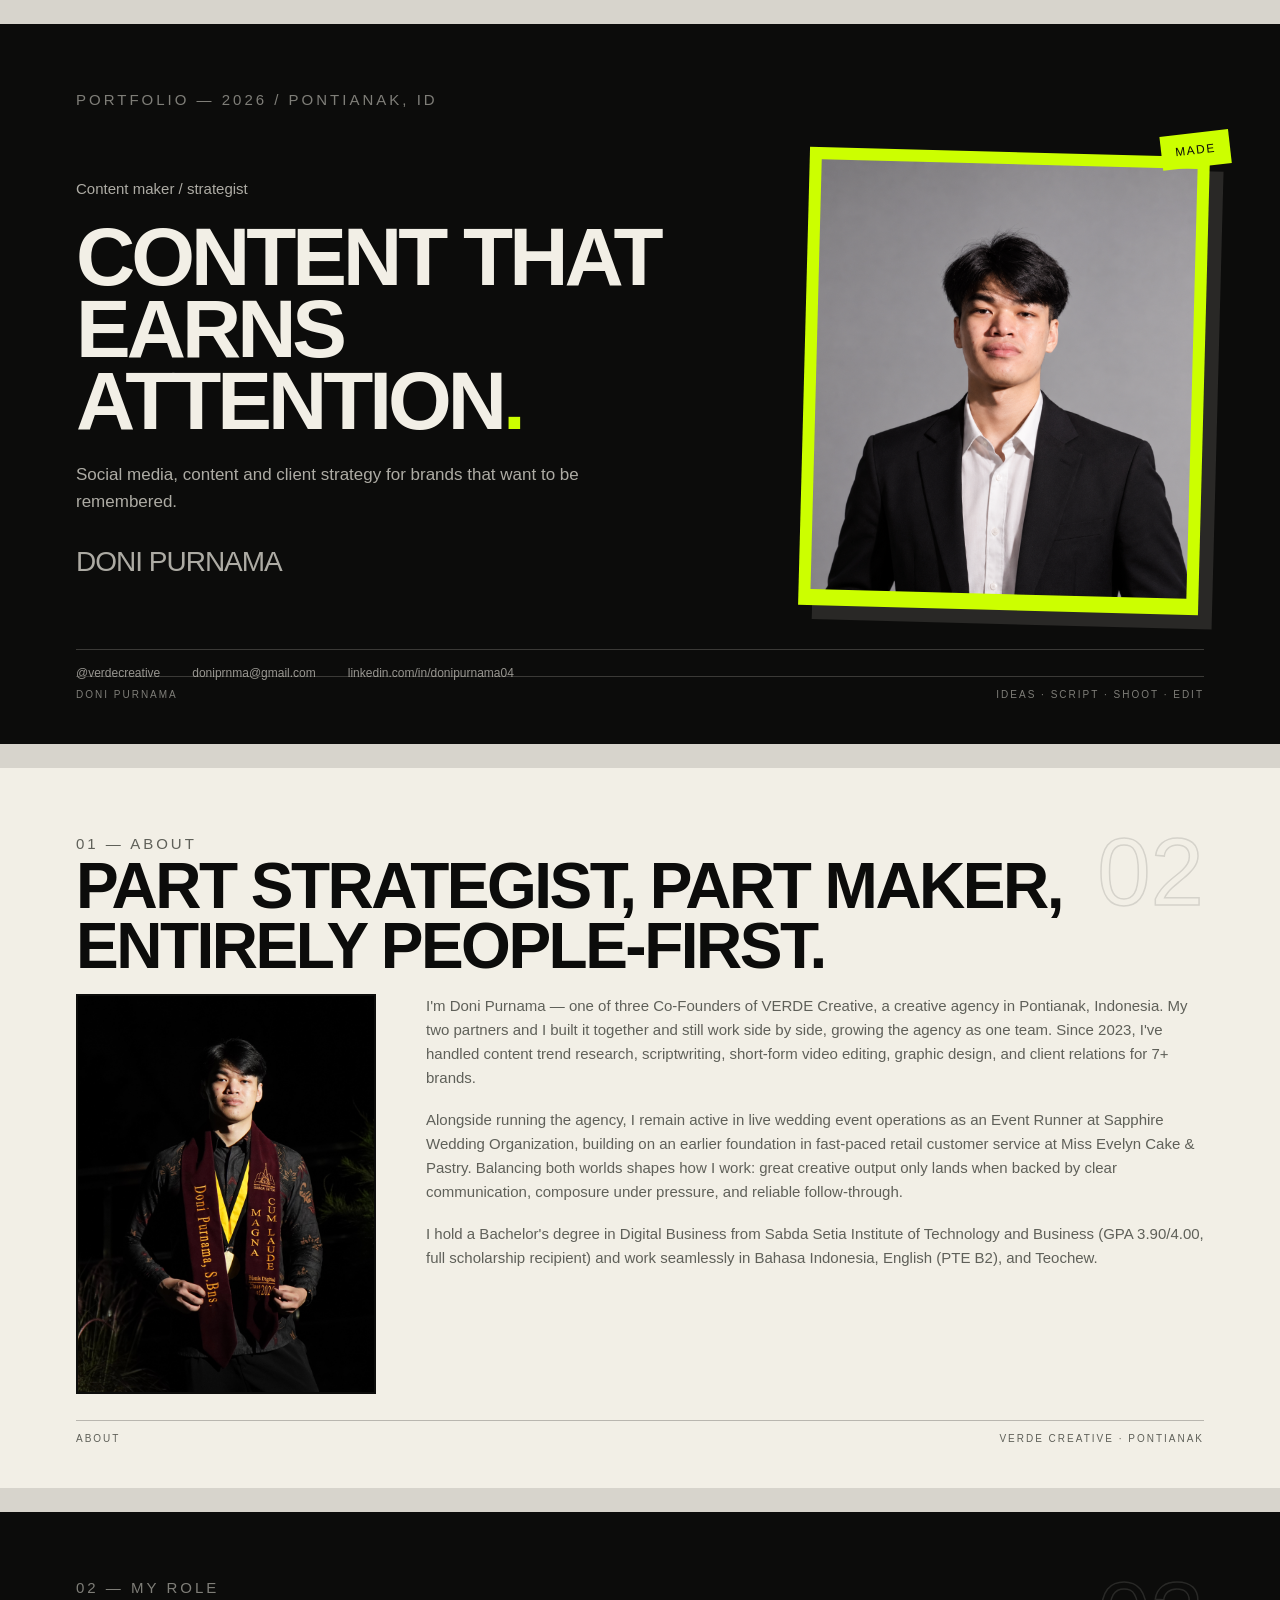
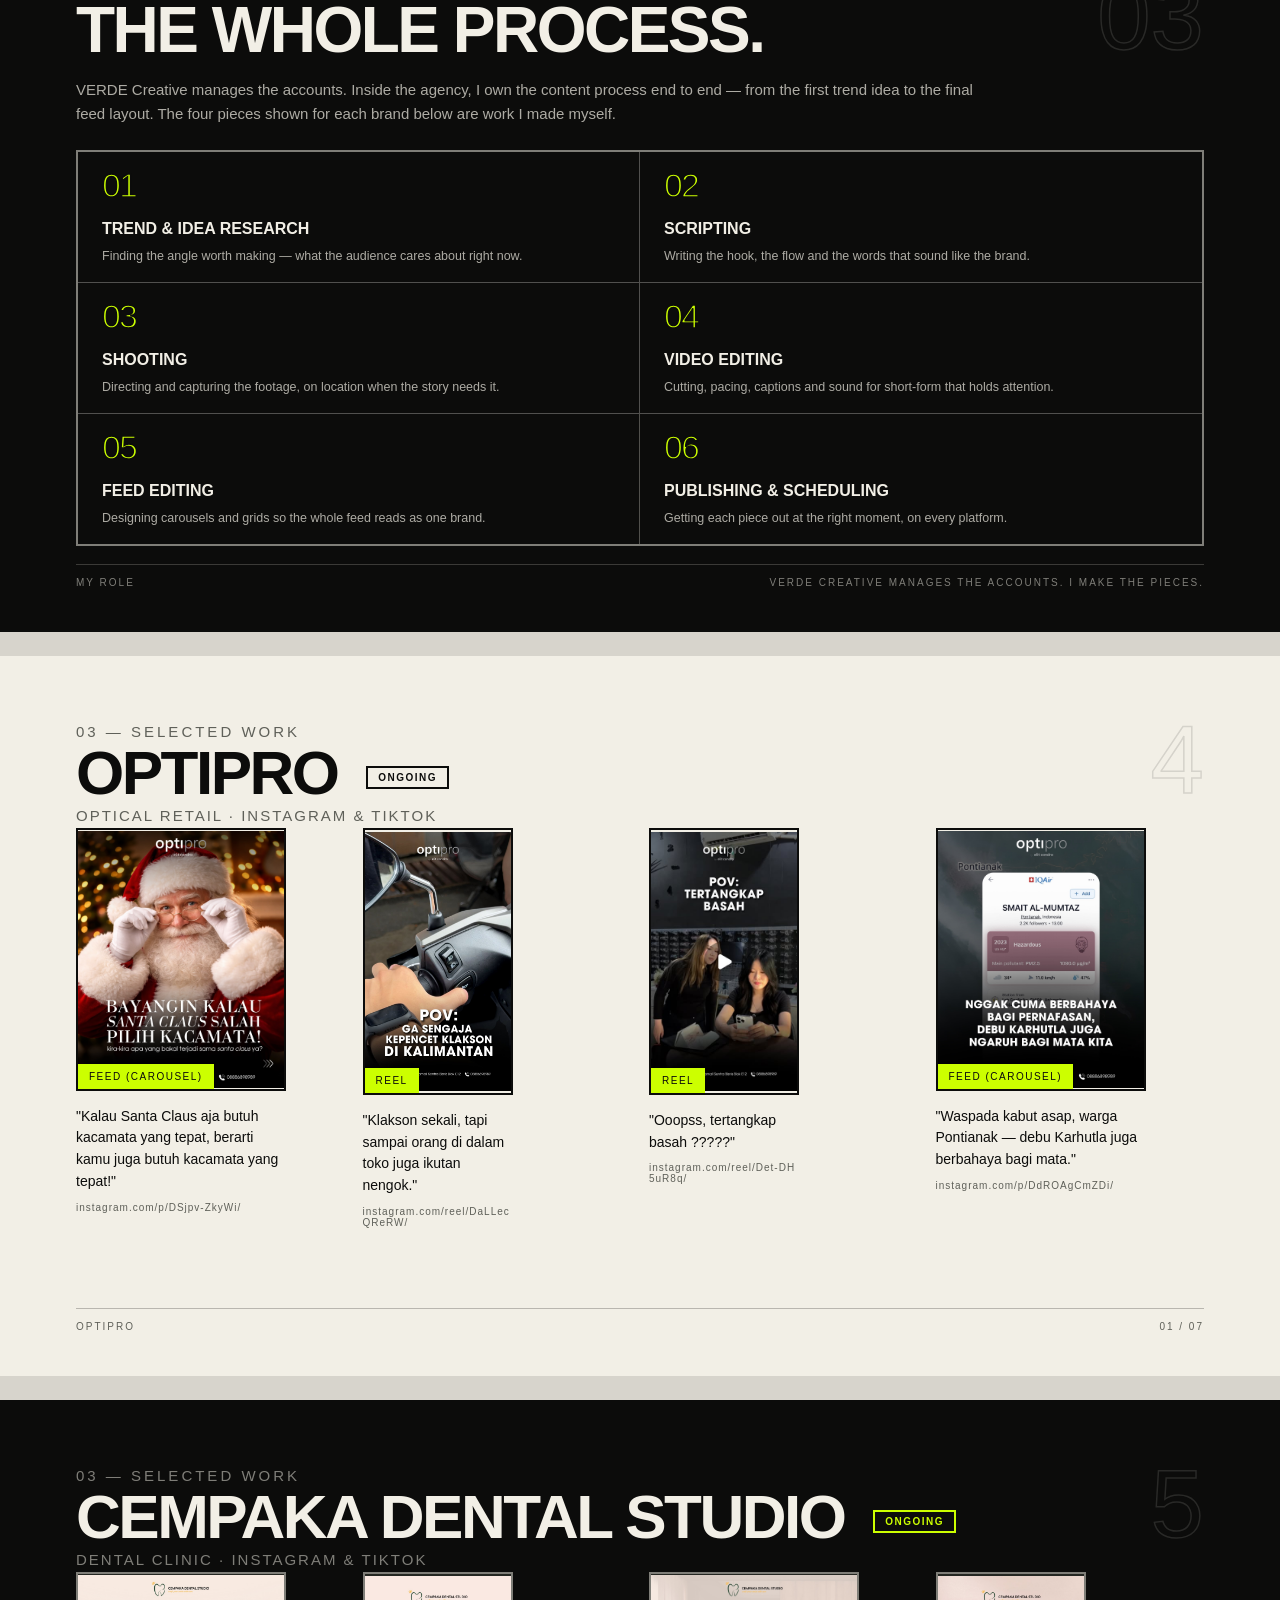
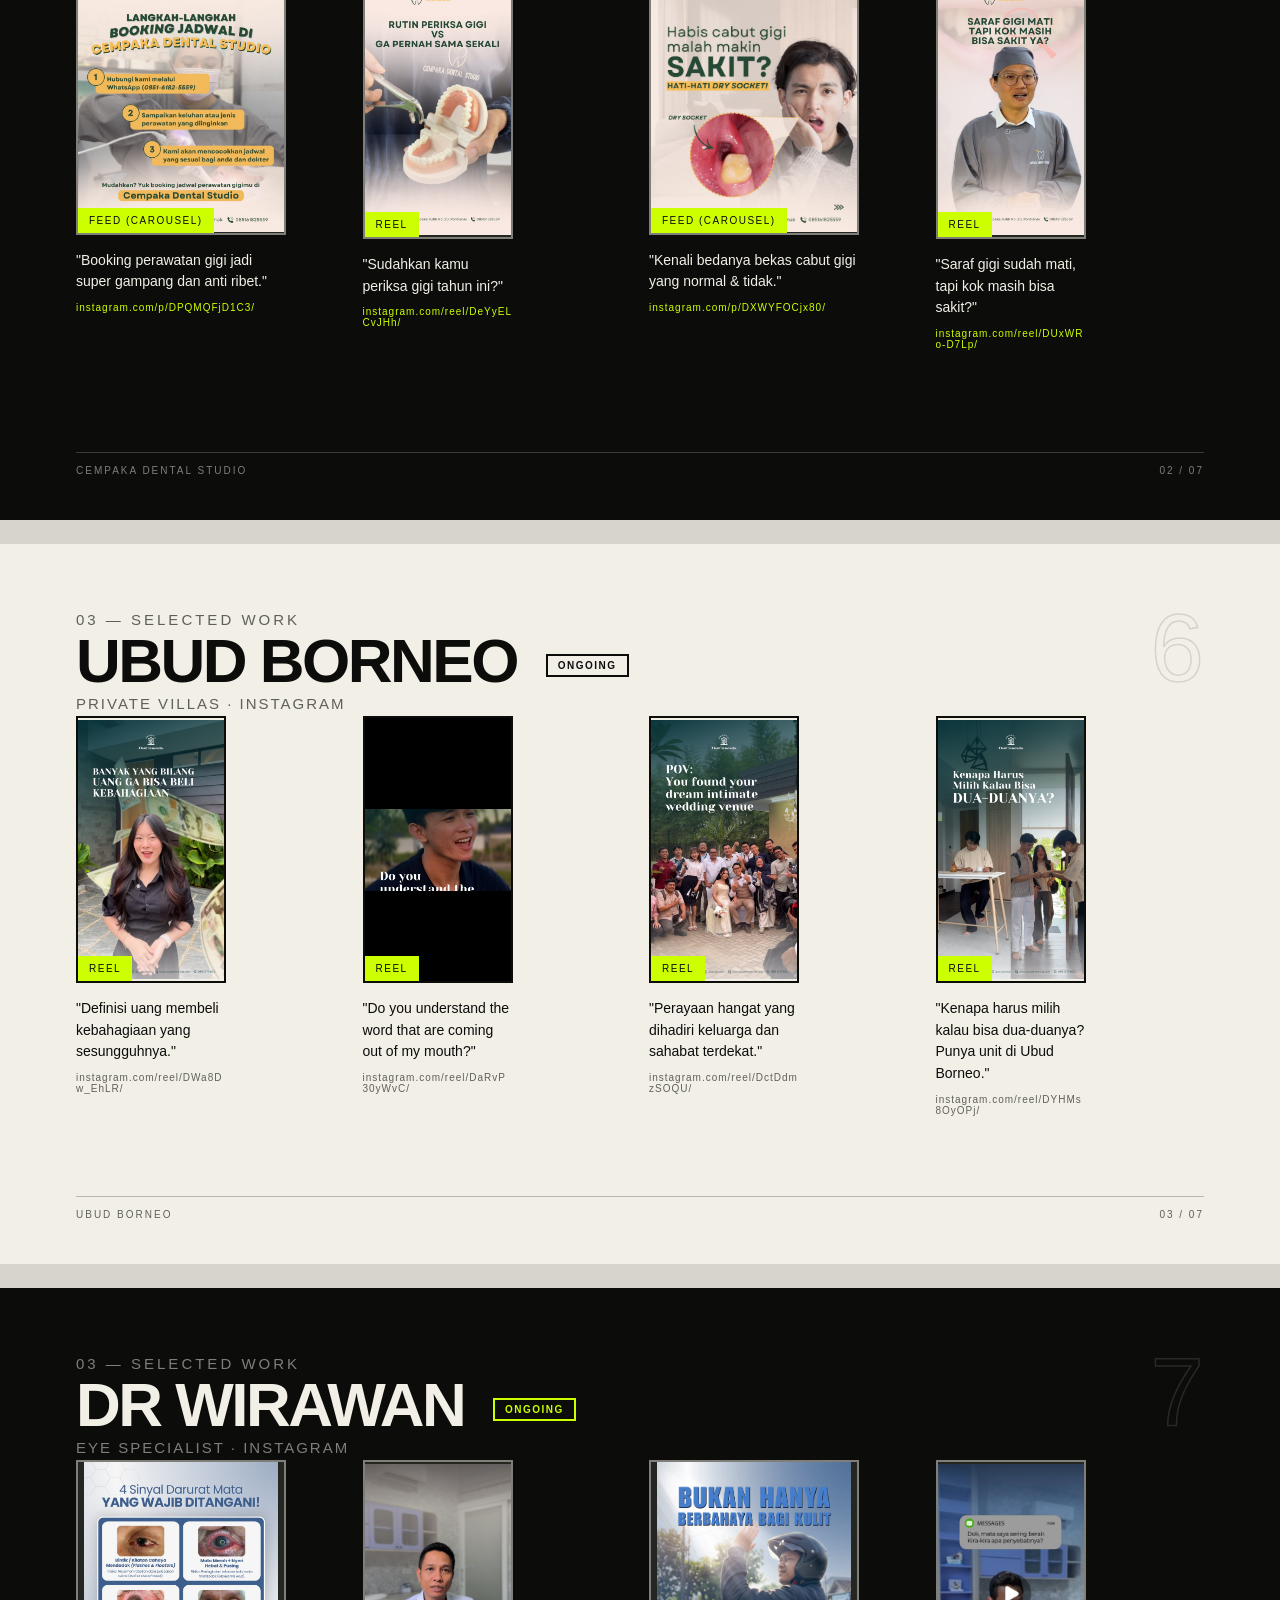
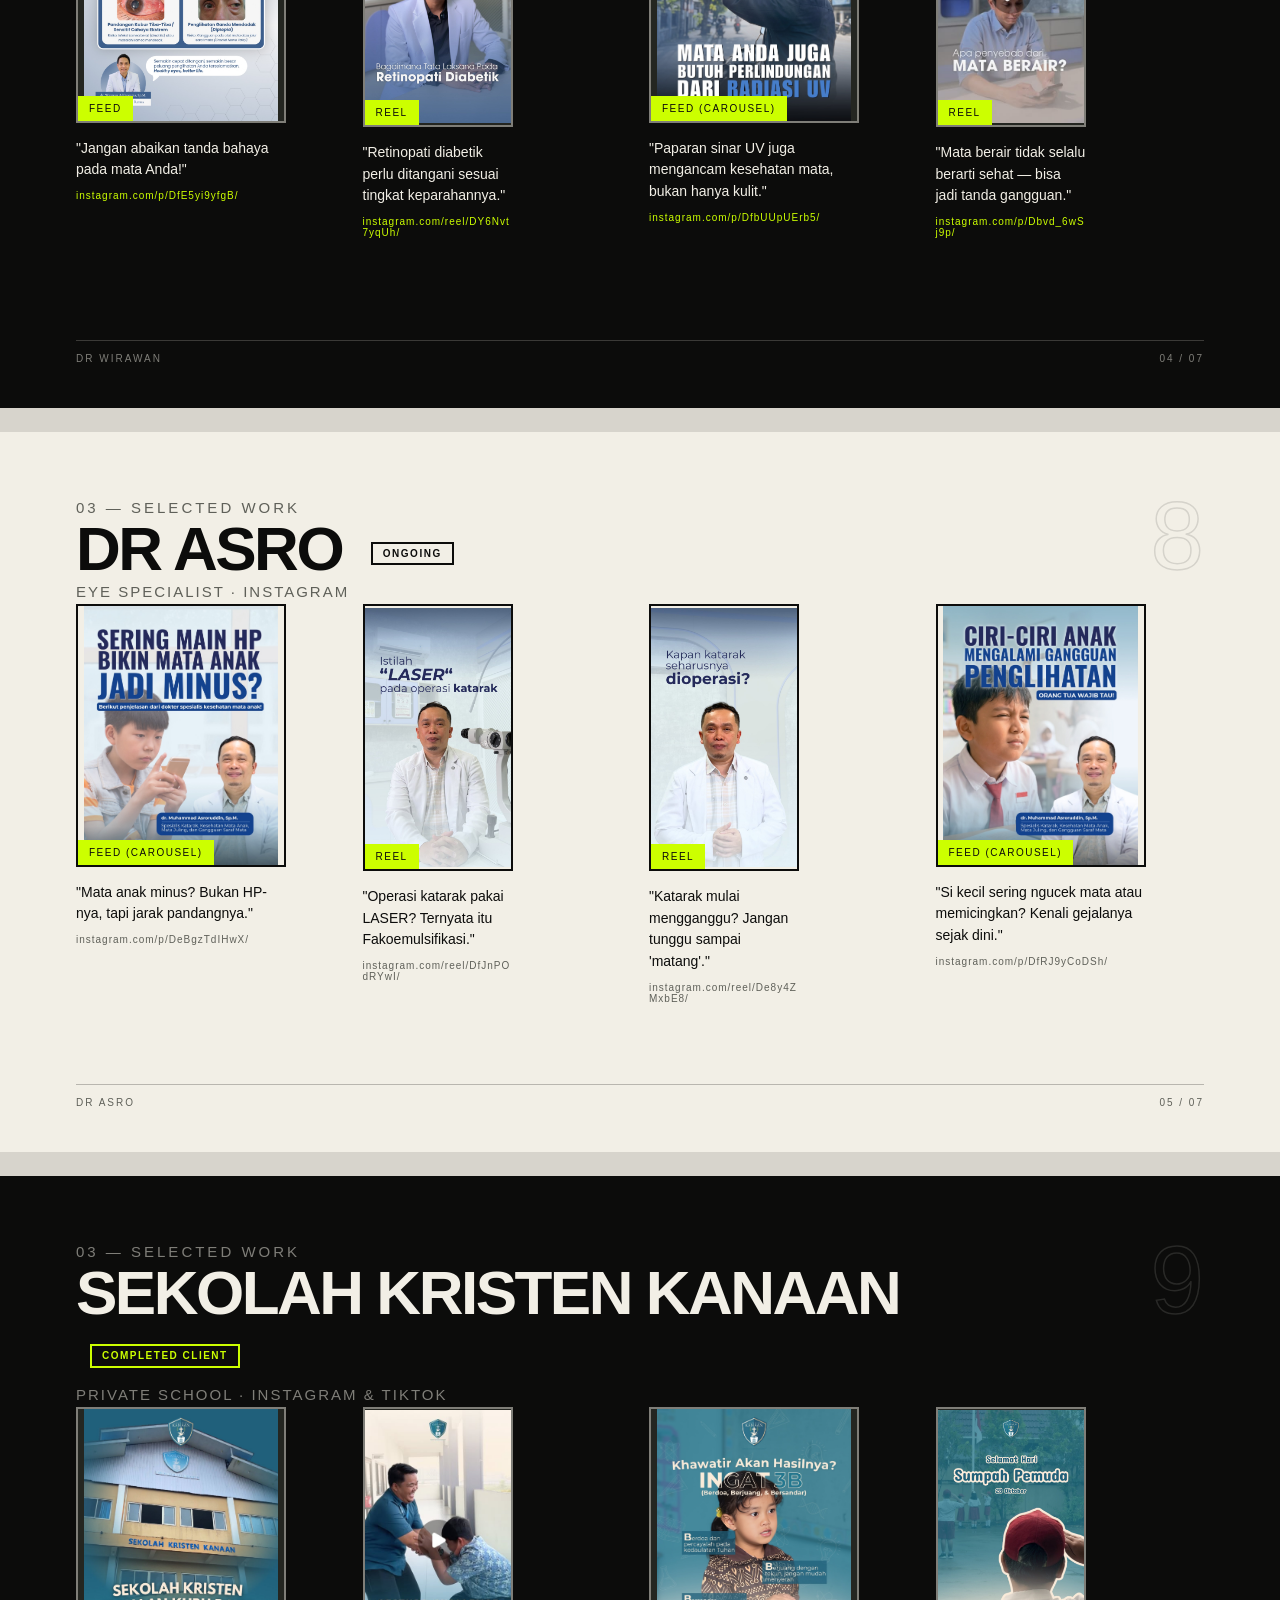
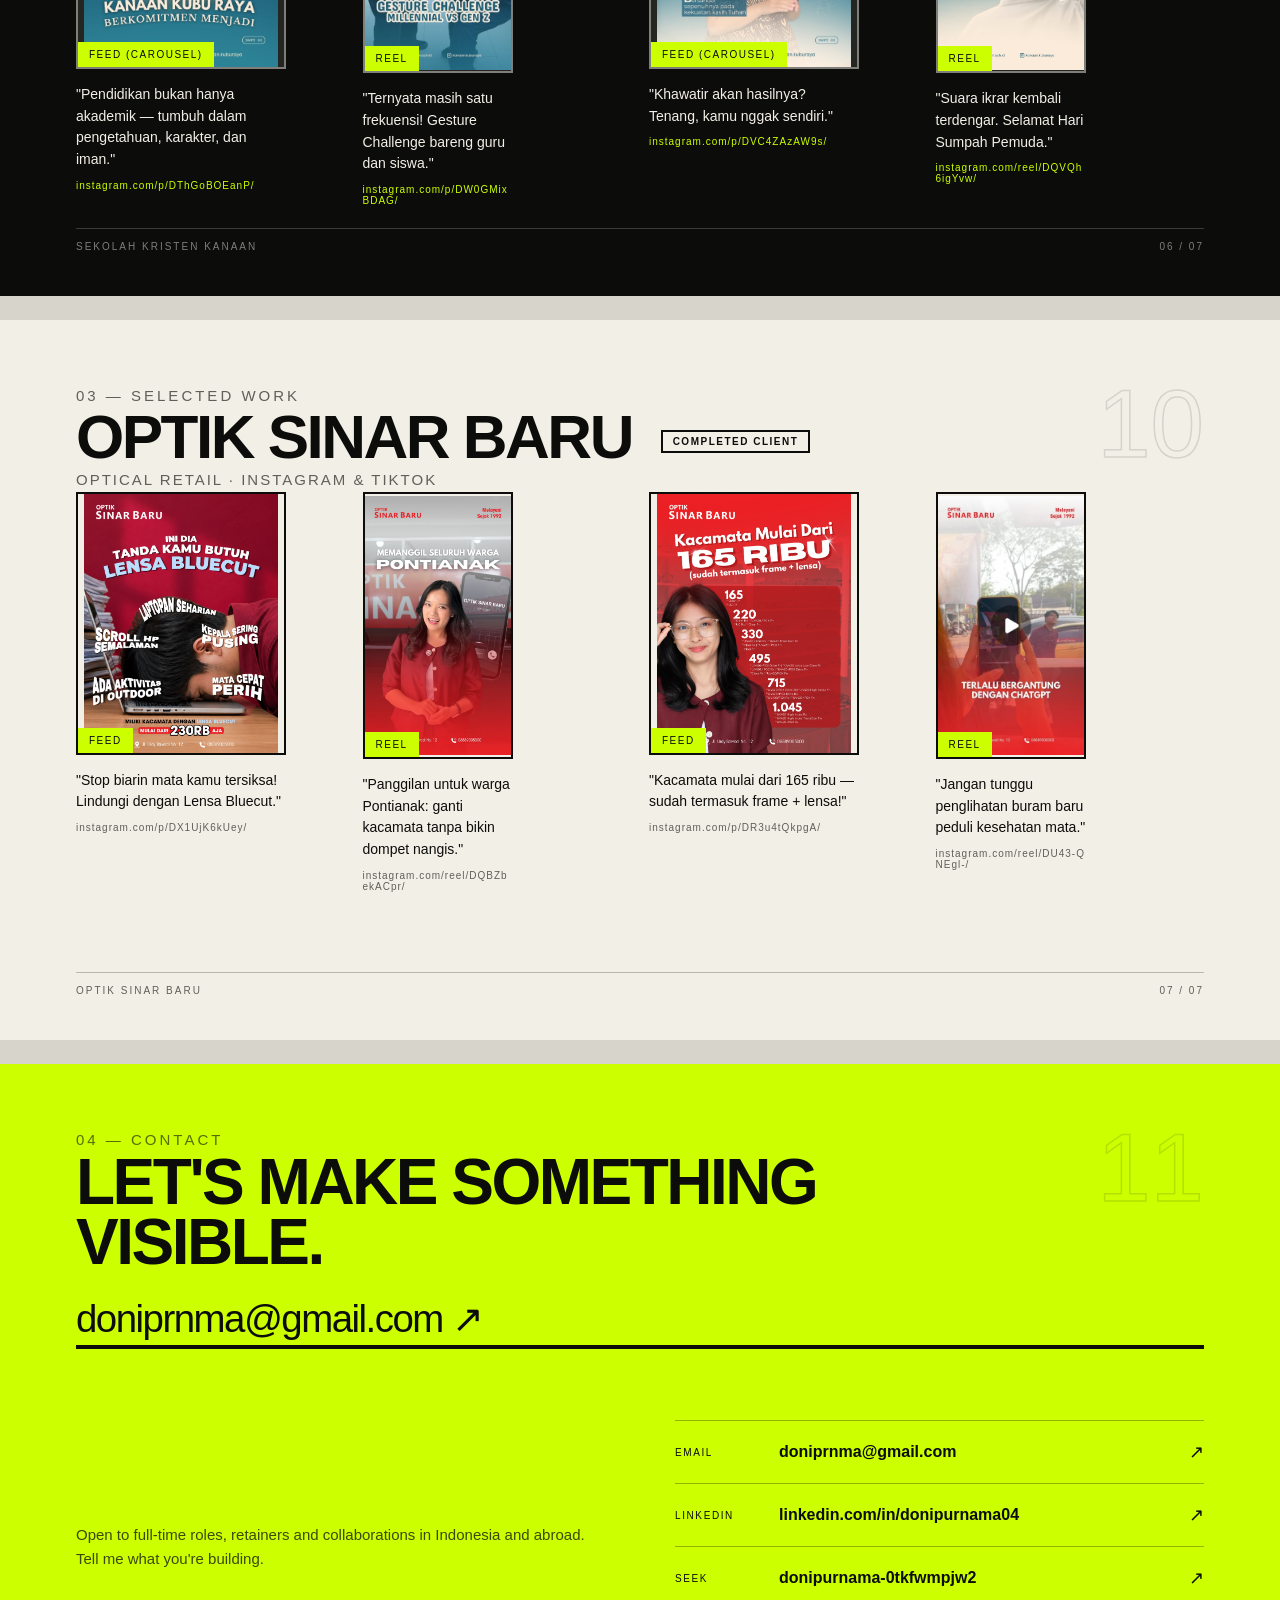
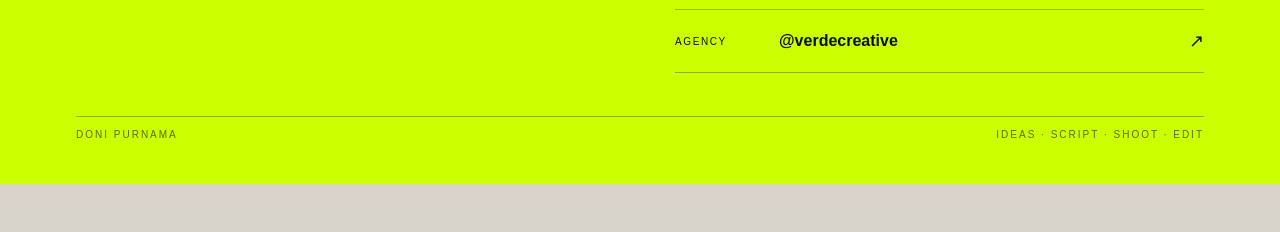
<file: deck.html>
<!DOCTYPE html>
<html lang="en">
<head>
<meta charset="UTF-8" />
<meta name="viewport" content="width=device-width, initial-scale=1.0" />
<title>Doni Purnama — Portfolio Deck</title>
<link rel="stylesheet" href="deck.css" />
</head>
<body>

<!-- 1 — COVER -->
<section class="slide dark cover">
  <p class="slide-tag">PORTFOLIO — 2026 / PONTIANAK, ID</p>
  <div class="cover-grid">
    <div>
      <p class="cover-role" data-i18n="rail.role">Content maker / strategist</p>
      <h1><span data-i18n="hero.headline">Content that earns attention</span><em>.</em></h1>
      <p class="cover-sub" data-i18n="deck.coverSub">Social media, content and client strategy for brands that want to be remembered.</p>
      <p style="margin-top:24px;font-family:var(--display);font-size:28px;letter-spacing:-1px">DONI PURNAMA</p>
    </div>
    <div class="cover-photo-wrap"><img src="assets/me/headshot.png" alt="Doni Purnama" class="cover-photo" /><span class="cover-sticker" data-i18n="hero.badgeNum">MADE</span></div>
  </div>
  <div class="cover-meta"><span>@verdecreative</span><span>doniprnma@gmail.com</span><span>linkedin.com/in/donipurnama04</span></div>
  <div class="footer-line"><span>Doni Purnama</span><span data-i18n="hero.caption">Ideas · Script · Shoot · Edit</span></div>
</section>

<!-- 2 — ABOUT -->
<section class="slide">
  <span class="slide-num">02</span>
  <p class="slide-tag" data-i18n="about.label">01 — About</p>
  <h2 data-i18n="about.title">Part strategist, part maker, entirely people-first.</h2>
  <div class="about-deck">
    <img src="assets/me/graduation.png" alt="Doni Purnama" />
    <div>
      <p data-i18n="about.p1">I'm Doni Purnama — one of three Co-Founders of VERDE Creative, a creative agency in Pontianak, Indonesia. My two partners and I built it together and still work side by side, growing the agency as one team. Since 2023, I've handled content trend research, scriptwriting, short-form video editing, graphic design, and client relations for 7+ brands.</p>
      <p style="margin-top:18px" data-i18n="about.p2">Alongside running the agency, I remain active in live wedding event operations as an Event Runner at Sapphire Wedding Organization, building on an earlier foundation in fast-paced retail customer service at Miss Evelyn Cake & Pastry. Balancing both worlds shapes how I work: great creative output only lands when backed by clear communication, composure under pressure, and reliable follow-through.</p>
      <p style="margin-top:18px" data-i18n="about.p3">I hold a Bachelor's degree in Digital Business from Sabda Setia Institute of Technology and Business (GPA 3.90/4.00, full scholarship recipient) and work seamlessly in Bahasa Indonesia, English (PTE B2), and Teochew.</p>
    </div>
  </div>
  <div class="footer-line"><span data-i18n="nav.about">About</span><span>VERDE Creative · Pontianak</span></div>
</section>

<!-- 3 — ROLE -->
<section class="slide dark">
  <span class="slide-num">03</span>
  <p class="slide-tag" data-i18n="role.label">02 — My role</p>
  <h2 data-i18n="role.headline">THE WHOLE PROCESS.</h2>
  <p style="max-width:900px;margin-bottom:18px" data-i18n="role.intro">VERDE Creative manages the accounts. Inside the agency, I own the content process end to end — from the first trend idea to the final feed layout.</p>
  <div class="role-deck">
    <div class="step"><span class="n">01</span><h3 data-i18n="role1.title">Trend &amp; idea research</h3><p data-i18n="role1.body">Finding the angle worth making — what the audience cares about right now.</p></div>
    <div class="step"><span class="n">02</span><h3 data-i18n="role2.title">Scripting</h3><p data-i18n="role2.body">Writing the hook, the flow and the words that sound like the brand.</p></div>
    <div class="step"><span class="n">03</span><h3 data-i18n="role3.title">Shooting</h3><p data-i18n="role3.body">Directing and capturing the footage, on location when the story needs it.</p></div>
    <div class="step"><span class="n">04</span><h3 data-i18n="role4.title">Video editing</h3><p data-i18n="role4.body">Cutting, pacing, captions and sound for short-form that holds attention.</p></div>
    <div class="step"><span class="n">05</span><h3 data-i18n="role5.title">Feed editing</h3><p data-i18n="role5.body">Designing carousels and grids so the whole feed reads as one brand.</p></div>
    <div class="step"><span class="n">06</span><h3 data-i18n="role6.title">Publishing &amp; scheduling</h3><p data-i18n="role6.body">Getting each piece out at the right moment, on every platform.</p></div>
  </div>
  <div class="footer-line"><span data-i18n="nav.services">My role</span><span data-i18n="role.clarify">VERDE Creative manages the accounts. I make the pieces.</span></div>
</section>

<!-- 4 — OPTIPRO -->
<section class="slide brand-slide">
  <span class="slide-num">4</span>
  <p class="slide-tag" data-i18n="work.label">03 — Selected work</p>
  <h2>OPTIPRO <span class="status-pill" data-i18n="status.ongoing">status.ongoing</span></h2>
  <p class="brand-meta"><span data-i18n="brand1.sector">brand1.sector</span> · <span data-i18n="brand1.platform">brand1.platform</span></p>
  <div class="post-row">
    <div class="pcard ar45"><div class="img"><img src="assets/posts/DSjpv-ZkyWi.jpg" alt="" /><span class="kind">feed (carousel)</span></div><p class="cap">"Kalau Santa Claus aja butuh kacamata yang tepat, berarti kamu juga butuh kacamata yang tepat!"</p><span class="src">instagram.com/p/DSjpv-ZkyWi/</span></div>
    <div class="pcard ar916"><div class="img"><img src="assets/posts/DaLLecQReRW.jpg" alt="" /><span class="kind">reel</span></div><p class="cap">"Klakson sekali, tapi sampai orang di dalam toko juga ikutan nengok."</p><span class="src">instagram.com/reel/DaLLecQReRW/</span></div>
    <div class="pcard ar916"><div class="img"><img src="assets/posts/Det-DH5uR8q.jpg" alt="" /><span class="kind">reel</span></div><p class="cap">"Ooopss, tertangkap basah ?????"</p><span class="src">instagram.com/reel/Det-DH5uR8q/</span></div>
    <div class="pcard ar45"><div class="img"><img src="assets/posts/DdROAgCmZDi.jpg" alt="" /><span class="kind">feed (carousel)</span></div><p class="cap">"Waspada kabut asap, warga Pontianak — debu Karhutla juga berbahaya bagi mata."</p><span class="src">instagram.com/p/DdROAgCmZDi/</span></div>
  </div>
  <div class="footer-line"><span>OPTIPRO</span><span>01 / 07</span></div>
</section>

<!-- 5 — CEMPAKA DENTAL STUDIO -->
<section class="slide dark brand-slide">
  <span class="slide-num">5</span>
  <p class="slide-tag" data-i18n="work.label">03 — Selected work</p>
  <h2>CEMPAKA DENTAL STUDIO <span class="status-pill" data-i18n="status.ongoing">status.ongoing</span></h2>
  <p class="brand-meta"><span data-i18n="brand2.sector">brand2.sector</span> · <span data-i18n="brand2.platform">brand2.platform</span></p>
  <div class="post-row">
    <div class="pcard ar45"><div class="img"><img src="assets/posts/DPQMQFjD1C3.jpg" alt="" /><span class="kind">feed (carousel)</span></div><p class="cap">"Booking perawatan gigi jadi super gampang dan anti ribet."</p><span class="src">instagram.com/p/DPQMQFjD1C3/</span></div>
    <div class="pcard ar916"><div class="img"><img src="assets/posts/DeYyELCvJHh.jpg" alt="" /><span class="kind">reel</span></div><p class="cap">"Sudahkan kamu periksa gigi tahun ini?"</p><span class="src">instagram.com/reel/DeYyELCvJHh/</span></div>
    <div class="pcard ar45"><div class="img"><img src="assets/posts/DXWYFOCjx80.jpg" alt="" /><span class="kind">feed (carousel)</span></div><p class="cap">"Kenali bedanya bekas cabut gigi yang normal & tidak."</p><span class="src">instagram.com/p/DXWYFOCjx80/</span></div>
    <div class="pcard ar916"><div class="img"><img src="assets/posts/DUxWRo-D7Lp.jpg" alt="" /><span class="kind">reel</span></div><p class="cap">"Saraf gigi sudah mati, tapi kok masih bisa sakit?"</p><span class="src">instagram.com/reel/DUxWRo-D7Lp/</span></div>
  </div>
  <div class="footer-line"><span>CEMPAKA DENTAL STUDIO</span><span>02 / 07</span></div>
</section>

<!-- 6 — UBUD BORNEO -->
<section class="slide brand-slide">
  <span class="slide-num">6</span>
  <p class="slide-tag" data-i18n="work.label">03 — Selected work</p>
  <h2>UBUD BORNEO <span class="status-pill" data-i18n="status.ongoing">status.ongoing</span></h2>
  <p class="brand-meta"><span data-i18n="brand3.sector">brand3.sector</span> · <span data-i18n="brand3.platform">brand3.platform</span></p>
  <div class="post-row">
    <div class="pcard ar916"><div class="img"><img src="assets/posts/DWa8Dw_EhLR.jpg" alt="" /><span class="kind">reel</span></div><p class="cap">"Definisi uang membeli kebahagiaan yang sesungguhnya."</p><span class="src">instagram.com/reel/DWa8Dw_EhLR/</span></div>
    <div class="pcard ar916 letterbox"><div class="img"><img src="assets/posts/DaRvP30yWvC.jpg" alt="" /><span class="kind">reel</span></div><p class="cap">"Do you understand the word that are coming out of my mouth?"</p><span class="src">instagram.com/reel/DaRvP30yWvC/</span></div>
    <div class="pcard ar916"><div class="img"><img src="assets/posts/DctDdmzSOQU.jpg" alt="" /><span class="kind">reel</span></div><p class="cap">"Perayaan hangat yang dihadiri keluarga dan sahabat terdekat."</p><span class="src">instagram.com/reel/DctDdmzSOQU/</span></div>
    <div class="pcard ar916"><div class="img"><img src="assets/posts/DYHMs8OyOPj.jpg" alt="" /><span class="kind">reel</span></div><p class="cap">"Kenapa harus milih kalau bisa dua-duanya? Punya unit di Ubud Borneo."</p><span class="src">instagram.com/reel/DYHMs8OyOPj/</span></div>
  </div>
  <div class="footer-line"><span>UBUD BORNEO</span><span>03 / 07</span></div>
</section>

<!-- 7 — DR WIRAWAN -->
<section class="slide dark brand-slide">
  <span class="slide-num">7</span>
  <p class="slide-tag" data-i18n="work.label">03 — Selected work</p>
  <h2>DR WIRAWAN <span class="status-pill" data-i18n="status.ongoing">status.ongoing</span></h2>
  <p class="brand-meta"><span data-i18n="brand4.sector">brand4.sector</span> · <span data-i18n="brand4.platform">brand4.platform</span></p>
  <div class="post-row">
    <div class="pcard ar45"><div class="img"><img src="assets/posts/DfE5yi9yfgB.jpg" alt="" /><span class="kind">feed</span></div><p class="cap">"Jangan abaikan tanda bahaya pada mata Anda!"</p><span class="src">instagram.com/p/DfE5yi9yfgB/</span></div>
    <div class="pcard ar916"><div class="img"><img src="assets/posts/DY6Nvt7yqUh.jpg" alt="" /><span class="kind">reel</span></div><p class="cap">"Retinopati diabetik perlu ditangani sesuai tingkat keparahannya."</p><span class="src">instagram.com/reel/DY6Nvt7yqUh/</span></div>
    <div class="pcard ar45"><div class="img"><img src="assets/posts/DfbUUpUErb5.jpg" alt="" /><span class="kind">feed (carousel)</span></div><p class="cap">"Paparan sinar UV juga mengancam kesehatan mata, bukan hanya kulit."</p><span class="src">instagram.com/p/DfbUUpUErb5/</span></div>
    <div class="pcard ar916"><div class="img"><img src="assets/posts/Dbvd_6wSj9p.jpg" alt="" /><span class="kind">reel</span></div><p class="cap">"Mata berair tidak selalu berarti sehat — bisa jadi tanda gangguan."</p><span class="src">instagram.com/p/Dbvd_6wSj9p/</span></div>
  </div>
  <div class="footer-line"><span>DR WIRAWAN</span><span>04 / 07</span></div>
</section>

<!-- 8 — DR ASRO -->
<section class="slide brand-slide">
  <span class="slide-num">8</span>
  <p class="slide-tag" data-i18n="work.label">03 — Selected work</p>
  <h2>DR ASRO <span class="status-pill" data-i18n="status.ongoing">status.ongoing</span></h2>
  <p class="brand-meta"><span data-i18n="brand5.sector">brand5.sector</span> · <span data-i18n="brand5.platform">brand5.platform</span></p>
  <div class="post-row">
    <div class="pcard ar45"><div class="img"><img src="assets/posts/DeBgzTdIHwX.jpg" alt="" /><span class="kind">feed (carousel)</span></div><p class="cap">"Mata anak minus? Bukan HP-nya, tapi jarak pandangnya."</p><span class="src">instagram.com/p/DeBgzTdIHwX/</span></div>
    <div class="pcard ar916"><div class="img"><img src="assets/posts/DfJnPOdRYwI.jpg" alt="" /><span class="kind">reel</span></div><p class="cap">"Operasi katarak pakai LASER? Ternyata itu Fakoemulsifikasi."</p><span class="src">instagram.com/reel/DfJnPOdRYwI/</span></div>
    <div class="pcard ar916"><div class="img"><img src="assets/posts/De8y4ZMxbE8.jpg" alt="" /><span class="kind">reel</span></div><p class="cap">"Katarak mulai mengganggu? Jangan tunggu sampai 'matang'."</p><span class="src">instagram.com/reel/De8y4ZMxbE8/</span></div>
    <div class="pcard ar45"><div class="img"><img src="assets/posts/DfRJ9yCoDSh.jpg" alt="" /><span class="kind">feed (carousel)</span></div><p class="cap">"Si kecil sering ngucek mata atau memicingkan? Kenali gejalanya sejak dini."</p><span class="src">instagram.com/p/DfRJ9yCoDSh/</span></div>
  </div>
  <div class="footer-line"><span>DR ASRO</span><span>05 / 07</span></div>
</section>

<!-- 9 — SEKOLAH KRISTEN KANAAN -->
<section class="slide dark brand-slide">
  <span class="slide-num">9</span>
  <p class="slide-tag" data-i18n="work.label">03 — Selected work</p>
  <h2>SEKOLAH KRISTEN KANAAN <span class="status-pill" data-i18n="status.completed">status.completed</span></h2>
  <p class="brand-meta"><span data-i18n="brand7.sector">brand7.sector</span> · <span data-i18n="brand7.platform">brand7.platform</span></p>
  <div class="post-row">
    <div class="pcard ar45"><div class="img"><img src="assets/posts/DThGoBOEanP.jpg" alt="" /><span class="kind">feed (carousel)</span></div><p class="cap">"Pendidikan bukan hanya akademik — tumbuh dalam pengetahuan, karakter, dan iman."</p><span class="src">instagram.com/p/DThGoBOEanP/</span></div>
    <div class="pcard ar916"><div class="img"><img src="assets/posts/DW0GMixBDAG.jpg" alt="" /><span class="kind">reel</span></div><p class="cap">"Ternyata masih satu frekuensi! Gesture Challenge bareng guru dan siswa."</p><span class="src">instagram.com/p/DW0GMixBDAG/</span></div>
    <div class="pcard ar45"><div class="img"><img src="assets/posts/DVC4ZAzAW9s.jpg" alt="" /><span class="kind">feed (carousel)</span></div><p class="cap">"Khawatir akan hasilnya? Tenang, kamu nggak sendiri."</p><span class="src">instagram.com/p/DVC4ZAzAW9s/</span></div>
    <div class="pcard ar916"><div class="img"><img src="assets/posts/DQVQh6igYvw.jpg" alt="" /><span class="kind">reel</span></div><p class="cap">"Suara ikrar kembali terdengar. Selamat Hari Sumpah Pemuda."</p><span class="src">instagram.com/reel/DQVQh6igYvw/</span></div>
  </div>
  <div class="footer-line"><span>SEKOLAH KRISTEN KANAAN</span><span>06 / 07</span></div>
</section>

<!-- 10 — OPTIK SINAR BARU -->
<section class="slide brand-slide">
  <span class="slide-num">10</span>
  <p class="slide-tag" data-i18n="work.label">03 — Selected work</p>
  <h2>OPTIK SINAR BARU <span class="status-pill" data-i18n="status.completed">status.completed</span></h2>
  <p class="brand-meta"><span data-i18n="brand6.sector">brand6.sector</span> · <span data-i18n="brand6.platform">brand6.platform</span></p>
  <div class="post-row">
    <div class="pcard ar45"><div class="img"><img src="assets/posts/DX1UjK6kUey.jpg" alt="" /><span class="kind">feed</span></div><p class="cap">"Stop biarin mata kamu tersiksa! Lindungi dengan Lensa Bluecut."</p><span class="src">instagram.com/p/DX1UjK6kUey/</span></div>
    <div class="pcard ar916"><div class="img"><img src="assets/posts/DQBZbekACpr.jpg" alt="" /><span class="kind">reel</span></div><p class="cap">"Panggilan untuk warga Pontianak: ganti kacamata tanpa bikin dompet nangis."</p><span class="src">instagram.com/reel/DQBZbekACpr/</span></div>
    <div class="pcard ar45"><div class="img"><img src="assets/posts/DR3u4tQkpgA.jpg" alt="" /><span class="kind">feed</span></div><p class="cap">"Kacamata mulai dari 165 ribu — sudah termasuk frame + lensa!"</p><span class="src">instagram.com/p/DR3u4tQkpgA/</span></div>
    <div class="pcard ar916"><div class="img"><img src="assets/posts/DU43-QNEgl-.jpg" alt="" /><span class="kind">reel</span></div><p class="cap">"Jangan tunggu penglihatan buram baru peduli kesehatan mata."</p><span class="src">instagram.com/reel/DU43-QNEgl-/</span></div>
  </div>
  <div class="footer-line"><span>OPTIK SINAR BARU</span><span>07 / 07</span></div>
</section>

<!-- 11 — CONTACT -->
<section class="slide lime">
  <span class="slide-num">11</span>
  <p class="slide-tag" data-i18n="contact.label">05 — Contact</p>
  <h2 data-i18n="contact.headline">LET'S MAKE SOMETHING VISIBLE.</h2>
  <a class="mega-mail-deck" href="mailto:doniprnma@gmail.com">doniprnma@gmail.com ↗</a>
  <div class="contact-deck">
    <p data-i18n="contact.lede">Open to full-time roles, retainers and collaborations in Indonesia and abroad. Tell me what you're building.</p>
      <div class="contact-list">
      <a href="mailto:doniprnma@gmail.com"><span data-i18n="contact.emailLabel">Email</span><strong>doniprnma@gmail.com</strong><i>↗</i></a>
      <a href="https://www.linkedin.com/in/donipurnama04/"><span data-i18n="contact.linkedinLabel">LinkedIn</span><strong>linkedin.com/in/donipurnama04</strong><i>↗</i></a>
      <a href="https://au.seek.com/profiles/doni-purnama-0tkfwmpjw2"><span>Seek</span><strong>donipurnama-0tkfwmpjw2</strong><i>↗</i></a>
      <a href="https://www.instagram.com/verdecreative/"><span data-i18n="contact.igLabel">Agency</span><strong>@verdecreative</strong><i>↗</i></a>
    </div>
  <div class="footer-line"><span>Doni Purnama</span><span data-i18n="hero.caption">Ideas · Script · Shoot · Edit</span></div>
</section>

<script src="script.js"></script>
</body>
</html>
</file>
<file: styles.css>
/* ==========================================================================
   Doni Purnama — BOLD EDITORIAL / ZINE
   Near-black + off-white + electric lime. Loud, but scannable.
   ========================================================================== */
:root{
  --ink:#0c0c0b;
  --paper:#f2efe6;
  --lime:#ccff00;
  --muted:#5f6059;
  --line:rgba(12,12,11,.2);
  --rail:290px;
  --content:1160px;
  --pad:clamp(24px,5vw,80px);
  --display:'Arial Black','Helvetica Neue',Helvetica,Arial,sans-serif;
  --sans:'Inter',-apple-system,BlinkMacSystemFont,'Segoe UI',Roboto,Helvetica,Arial,sans-serif;
}
*{box-sizing:border-box}
html{scroll-behavior:smooth}
@media(prefers-reduced-motion:reduce){html{scroll-behavior:auto}}
body{margin:0;background:var(--paper);color:var(--ink);font-family:var(--sans);font-size:16px;line-height:1.6;-webkit-font-smoothing:antialiased}
img{max-width:100%;display:block}
a{color:inherit;text-decoration:none}
button{font-family:inherit}
.dot{color:var(--lime)}

/* keyboard users: jump straight to the work */
.skip-link{position:fixed;left:16px;top:-64px;z-index:300;background:var(--lime);color:var(--ink);
  padding:11px 18px;font-size:12px;font-weight:800;letter-spacing:1.2px;text-transform:uppercase;
  border:2px solid var(--ink);transition:top .18s}
.skip-link:focus{top:16px}

/* grain overlay */
.grain{position:fixed;inset:0;z-index:200;pointer-events:none;opacity:.05;
  background-image:url("data:image/svg+xml,%3Csvg xmlns='http://www.w3.org/2000/svg' width='160' height='160'%3E%3Cfilter id='n'%3E%3CfeTurbulence type='fractalNoise' baseFrequency='.85' numOctaves='3' stitchTiles='stitch'/%3E%3C/filter%3E%3Crect width='100%25' height='100%25' filter='url(%23n)'/%3E%3C/svg%3E");}

/* ---------- Left rail ---------- */
.rail{position:fixed;inset:0 auto 0 0;width:var(--rail);background:var(--ink);color:var(--paper);
  display:flex;flex-direction:column;justify-content:space-between;padding:34px 28px;z-index:100}
.monogram{font-family:var(--display);font-size:44px;line-height:1;letter-spacing:-3px;color:var(--paper)}
.monogram span{color:var(--lime)}
.rail-name{font-family:var(--display);font-size:12px;letter-spacing:2.5px;margin:26px 0 2px}
.rail-role{font-size:11.5px;color:rgba(242,239,230,.55);margin:0}
.rail-nav{display:flex;flex-direction:column;gap:2px}
.rail-nav a{display:flex;align-items:baseline;gap:14px;padding:10px 0;border-bottom:1px solid rgba(242,239,230,.13);
  font-size:14px;transition:color .2s,padding .2s}
.rail-nav a b{font-family:var(--display);font-size:10px;color:var(--lime);letter-spacing:1px}
.rail-nav a:hover{color:var(--lime);padding-left:8px}
.rail-bottom{display:flex;flex-direction:column;gap:16px}
.available{display:flex;align-items:center;gap:9px;font-size:11px;text-transform:uppercase;letter-spacing:1.2px;margin:0;color:rgba(242,239,230,.7)}
.available span:first-child{width:8px;height:8px;border-radius:50%;background:var(--lime);box-shadow:0 0 0 4px rgba(204,255,0,.15)}
.lang-toggle{align-self:flex-start;background:transparent;border:1px solid rgba(242,239,230,.3);color:var(--paper);
  padding:7px 12px;border-radius:40px;cursor:pointer;font-size:11px;letter-spacing:1px;transition:.2s}
.lang-toggle:hover{border-color:var(--lime)}
.lang-toggle .lang-en{color:var(--lime);font-weight:800}
.lang-toggle .lang-sep{margin:0 5px;opacity:.4}
html[lang="id"] .lang-en{color:var(--paper);font-weight:400}
html[lang="id"] .lang-id{color:var(--lime);font-weight:800}

/* ---------- Main ---------- */
.main{margin-left:var(--rail);min-height:100vh}
.section{padding:clamp(84px,8vw,112px) var(--pad);border-top:1px solid var(--line);position:relative;overflow:hidden}
/* Keep one consistent, centred measure on wide desktops instead of stretching content. */
.section > *:not(.sec-num){max-width:var(--content);margin-left:auto;margin-right:auto}
.sec-num{position:absolute;right:clamp(20px,5vw,80px);top:26px;font-family:var(--display);font-size:130px;
  line-height:1;color:transparent;-webkit-text-stroke:1.5px rgba(12,12,11,.13);pointer-events:none;user-select:none}
.sec-label{font-family:var(--display);font-size:11px;letter-spacing:3px;text-transform:uppercase;color:var(--muted);margin:0 0 26px}
.sec-label.light{color:rgba(242,239,230,.55)}
.section h2{font-family:var(--display);font-size:clamp(38px,5.5vw,72px);line-height:.95;letter-spacing:-2.5px;
  text-transform:uppercase;margin:0 0 22px;max-width:900px}
.section-intro{font-size:17px;color:var(--muted);max-width:620px;margin:0 0 44px}

/* Hero */
.hero{min-height:min(100vh,880px);padding:clamp(60px,8vh,96px) var(--pad);display:flex;flex-direction:column;justify-content:center}
.hero > *{width:100%;max-width:var(--content);margin-left:auto;margin-right:auto}
.kicker{font-family:var(--display);font-size:11px;letter-spacing:3px;color:var(--muted);margin:0 0 44px}
.hero-grid{display:grid;grid-template-columns:minmax(0,1.15fr) minmax(0,.85fr);gap:clamp(36px,5vw,72px);align-items:center}
.hero-copy,.hero-visual{min-width:0}
.hero h1{font-family:var(--display);font-size:clamp(56px,6.2vw,100px);line-height:.88;letter-spacing:-4px;
  text-transform:uppercase;margin:0 0 28px;max-width:820px}
.hero-lede{font-size:17px;color:var(--muted);max-width:520px;margin:0 0 34px;line-height:1.7}
.hero-actions{display:flex;gap:12px;flex-wrap:wrap}
.btn{display:inline-block;background:var(--ink);color:var(--paper);padding:15px 26px;font-size:12px;
  font-weight:800;letter-spacing:1.4px;text-transform:uppercase;transition:.2s}
.btn:hover{background:var(--lime);color:var(--ink);transform:translateY(-3px)}
.btn-outline{background:transparent;color:var(--ink);border:2px solid var(--ink)}
.btn-outline:hover{background:var(--ink);color:var(--lime)}
.hero-note{font-size:11.5px;color:var(--muted);margin:28px 0 0;letter-spacing:.4px}
.hero-visual{position:relative}
.portrait-frame{position:relative;background:var(--lime);padding:14px;transform:rotate(1.5deg);box-shadow:18px 18px 0 var(--ink)}
.portrait-frame img{width:100%;height:auto;aspect-ratio:4/4.6;object-fit:cover;object-position:center 25%}
.sticker{position:absolute;right:-24px;top:-26px;background:var(--ink);color:var(--lime);
  font-family:var(--display);font-size:13px;letter-spacing:1.5px;padding:12px 16px;transform:rotate(-8deg);border:2px solid var(--lime)}
.portrait-caption{text-align:right;font-family:var(--display);font-size:10px;letter-spacing:2px;margin:30px 0 0;color:var(--muted)}

/* Marquee */
.marquee{background:var(--ink);color:var(--lime);overflow:hidden;padding:13px 0;border-top:1px solid var(--ink)}
.marquee-track{display:flex;gap:0;white-space:nowrap;width:max-content;animation:scroll 52s linear infinite}
.marquee-track span{font-family:var(--display);font-size:18px;letter-spacing:4px;padding-right:30px}
@keyframes scroll{to{transform:translateX(-50%)}}
@media(prefers-reduced-motion:reduce){.marquee-track{animation:none}}

/* About */
.about-grid{display:grid;grid-template-columns:minmax(240px,320px) minmax(0,1fr);gap:clamp(32px,5vw,64px);align-items:start}
.about-media img{width:100%;height:auto;aspect-ratio:4/5;object-fit:cover;object-position:center 20%;border:2px solid var(--ink);filter:saturate(1.1)}
.about-media p{font-size:11px;color:var(--muted);margin-top:12px;letter-spacing:.5px}
.about-copy p{font-size:15.5px;color:#2f322c;margin:0 0 18px;max-width:760px}
.about-copy p:first-child{font-weight:600;color:var(--ink)}
.meta-row{display:grid;grid-template-columns:repeat(3,1fr);gap:20px;border-top:2px solid var(--ink);padding-top:22px;margin-top:32px}
.meta-row div{display:flex;flex-direction:column;gap:5px}
.meta-row span{font-size:10px;letter-spacing:1.6px;text-transform:uppercase;color:var(--muted)}
.meta-row strong{font-family:var(--display);font-size:13px;letter-spacing:.3px}

/* Role / process */
.role{background:var(--paper)}
.process{display:grid;grid-template-columns:repeat(2,1fr);gap:0;border:2px solid var(--ink)}
.step{padding:28px 24px 30px;border-right:1px solid var(--ink);border-bottom:1px solid var(--ink);position:relative;min-height:170px}
.step:nth-child(2n){border-right:0}
.step:nth-last-child(-n+2){border-bottom:0}
.step>span{font-family:var(--display);font-size:38px;letter-spacing:-2px;color:var(--lime);-webkit-text-stroke:1.5px var(--ink)}
.step h3{font-family:var(--display);font-size:15px;line-height:1.2;text-transform:uppercase;margin:16px 0 10px;letter-spacing:-.3px}
.step p{font-size:12.5px;color:var(--muted);margin:0;line-height:1.55}
.clarify{display:inline-block;margin:38px 0 0;background:var(--lime);padding:14px 20px;font-family:var(--display);
  font-size:13px;text-transform:uppercase;letter-spacing:.5px;transform:rotate(-1deg)}

/* Work */
.work{padding-bottom:64px}
.brand-block{border-top:2px solid var(--ink);padding:28px 0 40px}
.brand-bar{display:flex;align-items:center;gap:18px;margin-bottom:26px;flex-wrap:wrap}
.brand-idx{font-family:var(--display);font-size:13px;color:var(--muted)}
.brand-bar h3{font-family:var(--display);font-size:clamp(24px,3.2vw,40px);letter-spacing:-1.5px;text-transform:uppercase;margin:0;line-height:1}
.brand-bar p{font-size:11px;letter-spacing:1.2px;text-transform:uppercase;color:var(--muted);margin:0}
.tag{margin-left:auto;font-size:10px;letter-spacing:1.3px;text-transform:uppercase;border:2px solid var(--ink);padding:6px 11px;white-space:nowrap}
.tag.done{background:var(--ink);color:var(--paper)}
.post-grid{columns:3;column-gap:clamp(18px,2vw,28px)}
/* Four pieces per brand sit in one clean row on wide screens — no dead columns. */
@media(min-width:1440px){.post-grid{columns:4}}
.post{display:block;background:var(--paper);break-inside:avoid;margin:0 0 28px}
.post:nth-child(2){margin-top:44px}
.post:nth-child(3){margin-top:16px}
.post-img{position:relative;overflow:hidden;border:2px solid var(--ink)}
.post-img img,.post-img .post-video{width:100%;height:auto;display:block;transition:transform .5s}
.post-img .post-video{object-fit:cover}
.post-img.letterbox{aspect-ratio:9/16;background:#000;display:flex;align-items:center;justify-content:center}
/* 16:9 reel stays whole and centred inside the 9:16 frame, so all Ubud frames keep one height. */
.post-img.letterbox video{position:static;width:100%;height:auto;aspect-ratio:16/9;object-fit:contain}
.reel-still img{animation:kenburns 14s ease-in-out infinite alternate}
@keyframes kenburns{from{transform:scale(1)}to{transform:scale(1.12)}}
@media(prefers-reduced-motion:reduce){.reel-still img{animation:none}}
.post:hover .post-img img,.post:hover .post-img .post-video{transform:scale(1.04)}
.kind{position:absolute;left:0;bottom:0;background:var(--lime);color:var(--ink);font-family:var(--display);
  font-size:10px;letter-spacing:1.4px;text-transform:uppercase;padding:7px 11px;border-top:2px solid var(--ink);border-right:2px solid var(--ink)}
.caption{font-size:13.5px;line-height:1.55;margin:15px 0 7px;min-height:44px}
.post-link{font-family:var(--display);font-size:10.5px;letter-spacing:1.3px;text-transform:uppercase;border-bottom:2px solid var(--ink);padding-bottom:2px}
.post:hover .post-link{background:var(--lime);border-color:var(--lime)}
.work-note{font-size:12px;color:var(--muted);border-top:1px solid var(--line);padding-top:24px;margin:10px 0 0}

/* Contact — dark block */
.contact{background:var(--ink);color:var(--paper);border-top:0}
.contact .sec-num{-webkit-text-stroke-color:rgba(242,239,230,.12)}
.contact h2{color:var(--paper);max-width:1000px}
.mega-mail{display:inline-block;font-family:var(--display);font-size:clamp(22px,3.4vw,46px);letter-spacing:-1.5px;
  color:var(--lime);border-bottom:4px solid var(--lime);padding-bottom:4px;margin:10px 0 26px;word-break:break-word}
.mega-mail span{font-size:.7em}
.contact-lede{color:rgba(242,239,230,.7);max-width:560px;margin:0 0 40px;font-size:16px}
.contact-links{border-top:1px solid rgba(242,239,230,.2)}
.contact-links a{display:grid;grid-template-columns:110px 1fr auto;gap:18px;align-items:center;
  padding:18px 0;border-bottom:1px solid rgba(242,239,230,.2);transition:padding .2s}
.contact-links a:hover{padding-left:12px}
.contact-links span{font-size:10px;letter-spacing:1.6px;text-transform:uppercase;color:var(--lime)}
.contact-links strong{font-family:var(--display);font-size:15px;letter-spacing:-.2px}
.contact-links i{font-style:normal;color:var(--lime);font-size:18px}

/* Footer */
.foot{background:var(--ink);color:rgba(242,239,230,.5);padding:24px clamp(30px,6vw,100px);display:flex;
  justify-content:space-between;gap:20px;font-size:10px;letter-spacing:1.6px;text-transform:uppercase;border-top:1px solid rgba(242,239,230,.13)}
.foot a{color:var(--lime)}

/* ---------- Responsive ---------- */
@media(max-width:1180px){
  :root{--rail:0px}
  .rail{position:static;width:100%;height:auto;flex-direction:row;align-items:center;padding:16px 24px;gap:24px;flex-wrap:wrap}
  .rail-top{display:flex;align-items:center;gap:14px}
  .monogram{font-size:32px}
  .rail-name,.rail-role{margin:0}
  .rail-nav{flex-direction:row;gap:16px;flex-wrap:wrap}
  .rail-nav a{border:0;padding:4px 0}
  .rail-bottom{flex-direction:row;align-items:center}
  .main{margin-left:0}
  .process{grid-template-columns:repeat(2,1fr)}
  .post-grid{columns:2}
  .step:nth-child(2n){border-right:0}
  .step:nth-last-child(-n+2){border-bottom:0}
}
@media(max-width:760px){
  .section{padding:80px 24px}
  .hero{min-height:auto;padding:60px 24px}
  .hero-grid{grid-template-columns:1fr;gap:50px}
  .hero h1{font-size:clamp(46px,12vw,76px);letter-spacing:-3px}
  .kicker{margin-bottom:40px}
  .about-grid{grid-template-columns:1fr}
  .about-media{max-width:340px}
  .meta-row{grid-template-columns:1fr;gap:14px}
  .process{grid-template-columns:1fr}
  .step{border-right:0!important;border-bottom:1px solid var(--ink)!important;min-height:0}
  .step:last-child{border-bottom:0!important}
  .post-grid{columns:1}
  .post,.post:nth-child(2),.post:nth-child(3){margin:0 0 34px}
  .caption{min-height:0}
  .brand-bar h3{font-size:26px}
  .tag{margin-left:0}
  .sec-num{font-size:80px}
  .contact-links a{grid-template-columns:1fr auto}
  .contact-links span{grid-column:1/-1}
  .foot{flex-direction:column}
}

/* ==========================================================================
   Motion — layered but restrained. Everything is transform/opacity only.
   ========================================================================== */
@keyframes riseIn{from{opacity:0;transform:translateY(22px)}to{opacity:1;transform:none}}
@keyframes floatFrame{0%,100%{transform:translateY(0) rotate(1.5deg)}50%{transform:translateY(-9px) rotate(1deg)}}
@keyframes wobble{0%,100%{transform:rotate(-8deg)}50%{transform:rotate(-5deg) translateY(-3px)}}
@keyframes pulseDot{0%{box-shadow:0 0 0 0 rgba(204,255,0,.45)}70%{box-shadow:0 0 0 11px rgba(204,255,0,0)}100%{box-shadow:0 0 0 0 rgba(204,255,0,0)}}
@keyframes grainShift{0%{transform:translate3d(0,0,0)}33%{transform:translate3d(-16px,10px,0)}66%{transform:translate3d(14px,-14px,0)}100%{transform:translate3d(0,0,0)}}

/* scroll progress */
.progress{position:fixed;top:0;left:0;height:3px;width:100%;z-index:210;background:var(--lime);
  transform:scaleX(0);transform-origin:0 50%;pointer-events:none}

/* hero entrance */
.js .kicker{animation:riseIn .7s cubic-bezier(.2,.7,.2,1) both .05s}
.js .hero-copy{animation:riseIn .8s cubic-bezier(.2,.7,.2,1) both .13s}
.js .hero-visual{animation:riseIn .85s cubic-bezier(.2,.7,.2,1) both .24s}

/* reveal on scroll */
.js .reveal{opacity:0;transform:translateY(24px);
  transition:opacity .7s cubic-bezier(.2,.7,.2,1) var(--d,0s),transform .7s cubic-bezier(.2,.7,.2,1) var(--d,0s)}
.js .reveal.in{opacity:1;transform:none}

/* ambient details */
.js .grain{inset:-40px;animation:grainShift 7s steps(3) infinite}
.js .available span:first-child{animation:pulseDot 2.6s ease-out infinite}
.js .portrait-frame{animation:floatFrame 7s ease-in-out infinite}
.js .sticker{animation:wobble 5s ease-in-out infinite}
.marquee:hover .marquee-track{animation-play-state:paused}

/* button shine + card feedback */
.btn{position:relative;overflow:hidden}
.btn::after{content:"";position:absolute;top:0;bottom:0;left:-120%;width:55%;
  background:linear-gradient(90deg,transparent,rgba(255,255,255,.28),transparent);
  transform:skewX(-22deg);transition:left .55s ease;pointer-events:none}
.btn:hover::after{left:130%}
.kind{transition:transform .3s ease}
.post:hover .kind{transform:translateY(-4px)}

@media(prefers-reduced-motion:reduce){
  *,*::before,*::after{animation-duration:.01ms!important;animation-iteration-count:1!important;transition-duration:.01ms!important}
  .js .reveal{opacity:1!important;transform:none!important}
}

/* ---------- Print / PDF ---------- */
@media print{
  @page{size:A4;margin:14mm}
  *,*::before,*::after{animation:none!important;transition:none!important}
  .js .reveal{opacity:1!important;transform:none!important}
  .progress{display:none!important}
  html,body{background:#fff!important;color:#000!important}
  .grain,.rail,.marquee,.sticker,.hero-actions{display:none!important}
  .main{margin:0}
  .hero{min-height:0;padding:0 0 24px}
  .hero h1{font-size:48px}
  .section{padding:26px 0;border-top:1px solid #999}
  .section h2{font-size:34px}
  .sec-num{-webkit-text-stroke-color:#ddd!important}
  .post-img img,.portrait-frame img,.about-media img{filter:none!important}
  .portrait-frame{transform:none;box-shadow:none;border:3px solid #000}
  .brand-block{break-before:page;page-break-before:always;break-inside:auto}
  .post{break-inside:avoid;page-break-inside:avoid}
  .post-grid{display:grid!important;grid-template-columns:repeat(3,1fr)!important;columns:auto!important;gap:14px!important}
  .post,.post:nth-child(2),.post:nth-child(3){margin:0!important}
  .post-img{height:170px;overflow:hidden;display:block;background:#f2efe6}
  .post-img img{height:100%;width:100%;object-fit:contain;object-position:center}
  .process{grid-template-columns:repeat(5,1fr)}
  .step{min-height:0}
  .contact{background:#fff!important;color:#000!important;border-top:1px solid #999}
  .contact h2,.contact-links strong{color:#000!important}
  .contact-links span,.mega-mail{color:#000!important}
  .contact-links a{border-color:#999!important}
  .mega-mail{border-color:#000!important;font-size:26px}
  .foot{background:#fff!important;color:#000!important;border-top:1px solid #999}
  .clarify{background:#fff!important;border:2px solid #000;transform:none}
  .tag{border-color:#000!important}
  .tag.done{background:#000!important;color:#fff!important}
}
</file>
<file: deck.css>
/* ==========================================================================
   Slide deck — BOLD EDITORIAL / ZINE — same language as the site
   ========================================================================== */
:root{
  --ink:#0c0c0b;
  --paper:#f2efe6;
  --lime:#ccff00;
  --muted:#5f6059;
  --display:'Arial Black','Helvetica Neue',Helvetica,Arial,sans-serif;
  --sans:'Inter',-apple-system,BlinkMacSystemFont,'Segoe UI',Roboto,Helvetica,Arial,sans-serif;
}
*{box-sizing:border-box}
a{color:inherit;text-decoration:none}
html,body{margin:0;padding:0;background:#d7d4cc;font-family:var(--sans);color:var(--ink)}
.slide{width:1280px;height:720px;margin:0 auto 24px;padding:64px 76px;background:var(--paper);
  position:relative;overflow:hidden;display:flex;flex-direction:column}
.slide.dark{background:var(--ink);color:var(--paper)}
.slide.lime{background:var(--lime);color:var(--ink)}
.slide-num{position:absolute;right:76px;top:56px;font-family:var(--display);font-size:96px;line-height:1;
  color:transparent;-webkit-text-stroke:1.5px rgba(12,12,11,.12);pointer-events:none}
.slide.dark .slide-num{-webkit-text-stroke-color:rgba(242,239,230,.13)}
.slide-tag{font-family:var(--display);font-size:11px;letter-spacing:3px;text-transform:uppercase;color:var(--muted);margin:0 0 20px}
.slide.dark .slide-tag{color:rgba(242,239,230,.5)}
.slide.lime .slide-tag{color:rgba(12,12,11,.6)}
.slide h2{font-family:var(--display);font-size:clamp(40px,5vw,66px);line-height:.94;letter-spacing:-2.5px;
  text-transform:uppercase;margin:0 0 18px;max-width:1000px}
.slide p{color:var(--muted);font-size:15px;line-height:1.6;margin:0}
.slide.dark p{color:rgba(242,239,230,.7)}
.slide.lime p{color:rgba(12,12,11,.75)}
.footer-line{position:absolute;left:76px;right:76px;bottom:44px;border-top:1px solid rgba(12,12,11,.25);
  padding-top:12px;display:flex;justify-content:space-between;font-family:var(--display);
  font-size:10px;letter-spacing:2px;text-transform:uppercase;color:var(--muted)}
.slide.dark .footer-line{border-color:rgba(242,239,230,.2);color:rgba(242,239,230,.5)}
.slide.lime .footer-line{border-color:rgba(12,12,11,.3);color:rgba(12,12,11,.6)}

/* Cover */
.cover-grid{display:grid;grid-template-columns:1fr 400px;gap:50px;align-items:center;flex:1}
.cover h1{font-family:var(--display);font-size:82px;line-height:.88;letter-spacing:-4px;text-transform:uppercase;margin:20px 0 24px}
.cover h1 em{font-style:normal;color:var(--lime)}
.cover .cover-role{font-size:15px;color:rgba(242,239,230,.7);margin:0 0 10px}
.cover .cover-sub{font-size:17px;color:rgba(242,239,230,.62);max-width:540px;line-height:1.6}
.cover-photo-wrap{position:relative;background:var(--lime);padding:12px;transform:rotate(1.5deg);box-shadow:14px 14px 0 rgba(242,239,230,.12)}
.cover-photo{width:100%;height:430px;object-fit:cover;object-position:center 25%}
.cover-sticker{position:absolute;right:-20px;top:-24px;background:var(--lime);color:var(--ink);
  font-family:var(--display);font-size:12px;letter-spacing:1.5px;padding:10px 14px;transform:rotate(-8deg)}
.cover-meta{margin-top:auto;padding-top:16px;border-top:1px solid rgba(242,239,230,.2);display:flex;gap:32px;font-size:12px;color:rgba(242,239,230,.6)}

/* About */
.about-deck{display:grid;grid-template-columns:300px 1fr;gap:50px;flex:1;align-items:start}
.about-deck img{width:100%;height:400px;object-fit:cover;object-position:center 20%;border:2px solid var(--ink);filter:saturate(1.1)}

/* Role */
.role-deck{display:grid;grid-template-columns:repeat(2,1fr);gap:0;border:2px solid var(--ink);margin-top:6px}
.role-deck .step{padding:14px 24px 16px;border-right:1px solid var(--ink);border-bottom:1px solid var(--ink);min-height:104px}
.role-deck .step:nth-child(2n){border-right:0}
.role-deck .step:nth-last-child(-n+2){border-bottom:0}
.role-deck .step h3{margin:8px 0 6px}
.role-deck .step .n{font-size:26px}
.role-deck .step .n{font-family:var(--display);font-size:34px;color:var(--lime);-webkit-text-stroke:1.5px var(--ink);letter-spacing:-2px}
.role-deck .step h3{font-family:var(--display);font-size:16px;line-height:1.2;text-transform:uppercase;margin:14px 0 9px}
.role-deck .step p{font-size:12.5px;line-height:1.5}
.slide.dark .role-deck{border-color:rgba(242,239,230,.5)}
.slide.dark .role-deck .step{border-color:rgba(242,239,230,.3)}

/* Brand work slides */
.brand-slide h2{font-size:62px;margin-bottom:2px}
.brand-meta{font-family:var(--display);font-size:11px;letter-spacing:2px;text-transform:uppercase;color:var(--muted);margin-bottom:28px}
.slide.dark .brand-meta{color:rgba(242,239,230,.5)}
.status-pill{display:inline-block;margin-left:14px;font-family:var(--display);font-size:10px;letter-spacing:1.5px;
  text-transform:uppercase;border:2px solid currentColor;padding:5px 10px;vertical-align:middle}
.slide.dark .status-pill{border-color:var(--lime);color:var(--lime)}
.post-row{display:grid;grid-template-columns:repeat(4,1fr);gap:18px;flex:1;align-items:start}
.pcard{display:flex;flex-direction:column;min-width:0}
.pcard{--ar:4/5}
.pcard.ar45{--ar:4/5;max-width:210px}
.pcard.ar34{--ar:3/4;max-width:215px}
.pcard.ar916{--ar:9/16;max-width:150px}
.pcard .img{position:relative;width:100%;aspect-ratio:var(--ar);overflow:hidden;border:2px solid var(--ink)}
.slide.dark .pcard .img{border-color:rgba(242,239,230,.5)}
.pcard .img img{width:100%;height:100%;object-fit:contain;background:var(--cream)}
.slide.dark .pcard .img img{background:#242621}
.pcard.letterbox .img{aspect-ratio:9/16;background:#000;display:flex;align-items:center;justify-content:center}
.pcard.letterbox .img img{width:100%;height:auto;aspect-ratio:16/9;object-fit:cover;background:#000}
.pcard .kind{position:absolute;left:0;bottom:0;background:var(--lime);color:var(--ink);font-family:var(--display);
  font-size:10px;letter-spacing:1.5px;text-transform:uppercase;padding:7px 11px}
.pcard .cap{font-size:14px;line-height:1.55;color:var(--ink);margin:15px 0 9px}
.slide.dark .pcard .cap{color:var(--paper)}
.pcard .src{font-family:var(--display);font-size:10px;letter-spacing:1px;color:var(--muted);word-break:break-all}
.slide.dark .pcard .src{color:var(--lime)}

/* Contact */
.contact-deck{display:grid;grid-template-columns:1fr 1fr;gap:70px;flex:1;align-items:center}
.contact-deck h2{font-size:58px}
.mega-mail-deck{font-family:var(--display);font-size:clamp(24px,3vw,40px);letter-spacing:-1.5px;color:var(--ink);
  border-bottom:4px solid var(--ink);padding-bottom:4px;display:inline-block;margin:6px 0 24px;word-break:break-word}
.contact-list{border-top:1px solid rgba(12,12,11,.3)}
.contact-list a{display:grid;grid-template-columns:90px 1fr auto;gap:14px;align-items:center;padding:20px 0;border-bottom:1px solid rgba(12,12,11,.3)}
.contact-list span{font-family:var(--display);font-size:10px;letter-spacing:1.6px;text-transform:uppercase}
.contact-list strong{font-family:var(--display);font-size:16px}
.contact-list i{font-style:normal;font-size:18px}

@media print{
  @page{size:1280px 720px;margin:0}
  html,body{background:#fff}
  .slide{margin:0;break-after:page;page-break-after:always}
  .slide:last-child{break-after:auto;page-break-after:auto}
  *{-webkit-print-color-adjust:exact;print-color-adjust:exact}
}
@media screen{body{padding:24px 0}}
</file>
